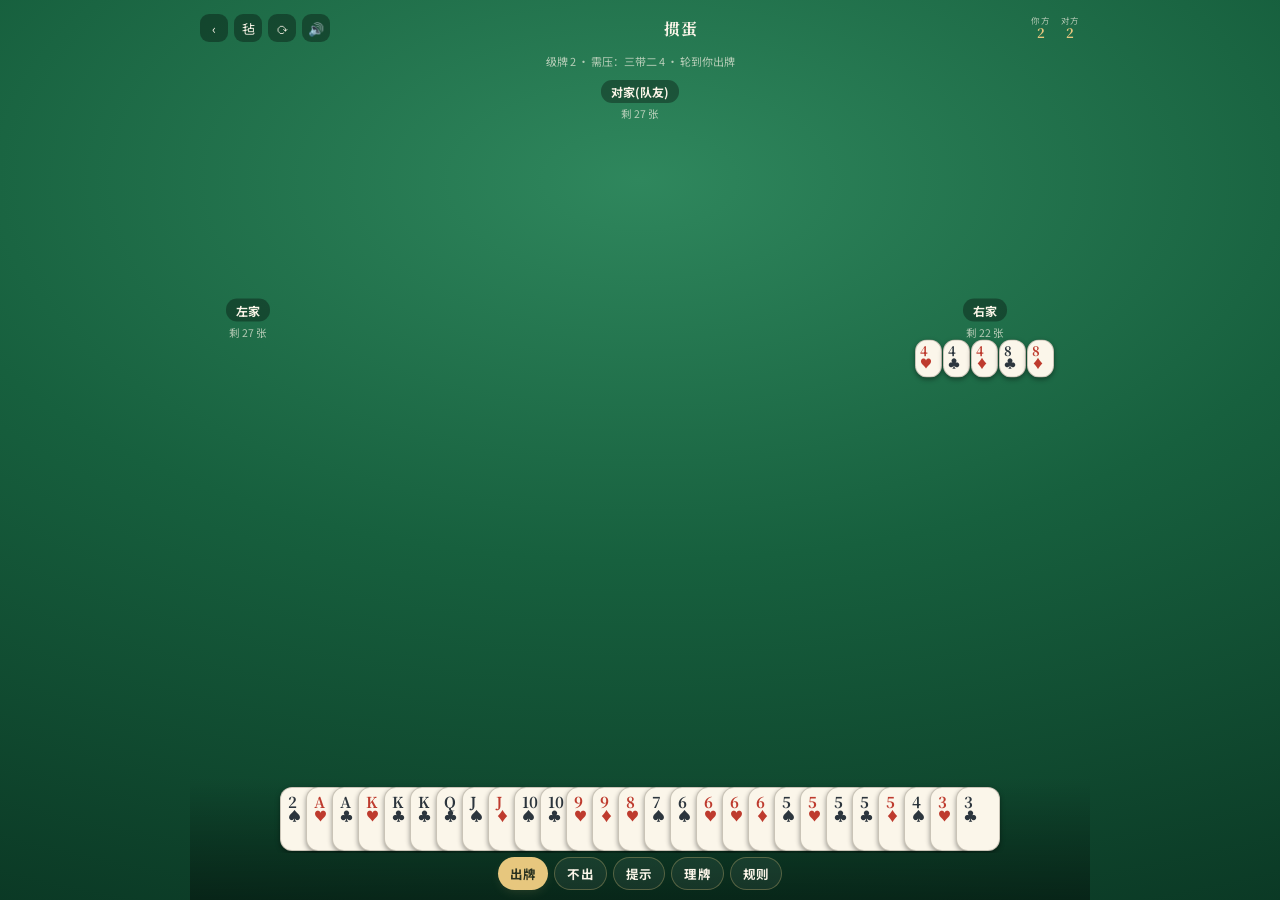
<file: guandan.html>
<!DOCTYPE html>
<html lang="zh-CN" data-game="guandan">
<head>
<meta charset="UTF-8" />
<meta name="viewport" content="width=device-width, initial-scale=1.0" />
<title>掼蛋 Guandan</title>
<script src="theme.js"></script>
<link rel="preconnect" href="https://fonts.googleapis.com">
<link rel="preconnect" href="https://fonts.gstatic.com" crossorigin>
<link href="https://fonts.googleapis.com/css2?family=Noto+Sans+SC:wght@400;500;700;900&family=Noto+Serif+SC:wght@500;700;900&family=Sora:wght@500;600;700;800&family=Space+Grotesk:wght@500;600;700&display=swap" rel="stylesheet">
<link rel="stylesheet" href="theme.css">
<style>
  /* 本文件只保留座位/牌堆的具体坐标 —— 视觉 token 与共用组件样式都在 theme.css 里 */
  #seat2 { top: 6px; left: 50%; transform: translateX(-50%); }      /* partner top */
  #seat1 { top: 38%; left: 4%; transform: translateY(-50%); }       /* left */
  #seat3 { top: 38%; right: 4%; transform: translateY(-50%); }      /* right */
  #seat0 { bottom: 2%; left: 50%; transform: translateX(-50%); display:none; }
</style>
</head>
<body>
<div id="board">
  <header class="cg-header">
    <a class="cg-icon-btn" href="index.html" aria-label="返回">‹</a>
    <span class="cg-icon-btn" id="theme-toggle" role="button" aria-label="主题"></span>
    <span class="cg-icon-btn" id="orient-toggle" role="button" aria-label="横竖屏">⟳</span>
    <span class="cg-icon-btn" id="sound-toggle" role="button" aria-label="声音"></span>
    <h1 class="cg-title">掼蛋</h1>
    <div class="cg-stats">
      <div class="cg-stat"><span class="cg-stat-lbl">你方</span><span class="cg-stat-val" id="lvlYou">2</span></div>
      <div class="cg-stat"><span class="cg-stat-lbl">对方</span><span class="cg-stat-val" id="lvlOpp">2</span></div>
    </div>
  </header>
  <div class="cg-info" id="infoLine"></div>

  <div class="cg-table">
    <div class="cg-center cg-center-watermark" id="center-hint">掼蛋</div>
    <div class="seat" id="seat2"><span class="name">对家(队友)</span><div class="count"></div><div class="played"></div></div>
    <div class="seat" id="seat1"><span class="name">左家</span><div class="count"></div><div class="played"></div></div>
    <div class="seat" id="seat3"><span class="name">右家</span><div class="count"></div><div class="played"></div></div>
    <div class="seat" id="seat0"><div class="played"></div></div>
    <div class="cg-toast" id="toast"></div>
  </div>

  <div id="hand-area">
    <div id="hand"></div>
    <div id="controls">
      <button id="btnPlay">出牌</button>
      <button id="btnPass" class="ghost">不出</button>
      <button id="btnHint" class="ghost">提示</button>
      <button id="btnSort" class="ghost">理牌</button>
      <button id="btnHelp" class="ghost">规则</button>
    </div>
  </div>

  <div id="overlay"><div class="cg-modal">
    <h2 id="ovTitle"></h2>
    <div id="ovBody"></div>
    <button id="ovBtn">继续</button>
  </div></div>
</div>

<script src="voices.js"></script>
<script>
/* ============================ 声音合成器 ============================ */
const Sound = {
  ctx: null,
  muted: false,
  init() {
    if (!this.ctx) {
      const AudioContextClass = window.AudioContext || window.webkitAudioContext;
      if (AudioContextClass) {
        this.ctx = new AudioContextClass();
      }
      this.muted = localStorage.getItem('game_sound_muted') === 'true';
      this.updateToggleButton();
    }
    if (this.ctx && this.ctx.state === 'suspended') {
      this.ctx.resume();
    }
  },
  toggleMute() {
    this.init();
    this.muted = !this.muted;
    if (this.muted && this._stopVoice) this._stopVoice();
    localStorage.setItem('game_sound_muted', this.muted);
    this.updateToggleButton();
    return this.muted;
  },
  updateToggleButton() {
    const btn = document.getElementById('sound-toggle');
    if (btn) {
      btn.textContent = this.muted ? '🔇' : '🔊';
    }
  },
  dealSequence() {
    this.init();
    if (this.muted || !this.ctx) return;
    for (let i = 0; i < 6; i++) {
      setTimeout(() => this.play('deal'), i * 60);
    }
  },
  play(type) {
    this.init();
    if (this.muted || !this.ctx) return;
    const now = this.ctx.currentTime;
    try {
      switch(type) {
        case 'click': {
          const osc = this.ctx.createOscillator();
          const gain = this.ctx.createGain();
          osc.connect(gain);
          gain.connect(this.ctx.destination);
          osc.type = 'triangle';
          osc.frequency.setValueAtTime(600, now);
          osc.frequency.exponentialRampToValueAtTime(150, now + 0.08);
          gain.gain.setValueAtTime(0.08, now);
          gain.gain.exponentialRampToValueAtTime(0.001, now + 0.08);
          osc.start(now);
          osc.stop(now + 0.08);
          break;
        }
        case 'play': {
          const bufferSize = this.ctx.sampleRate * 0.12;
          const buffer = this.ctx.createBuffer(1, bufferSize, this.ctx.sampleRate);
          const data = buffer.getChannelData(0);
          for (let i = 0; i < bufferSize; i++) data[i] = Math.random() * 2 - 1;
          const noise = this.ctx.createBufferSource();
          noise.buffer = buffer;
          const filter = this.ctx.createBiquadFilter();
          filter.type = 'lowpass';
          filter.frequency.setValueAtTime(1000, now);
          filter.frequency.exponentialRampToValueAtTime(150, now + 0.12);
          const noiseGain = this.ctx.createGain();
          noiseGain.gain.setValueAtTime(0.12, now);
          noiseGain.gain.exponentialRampToValueAtTime(0.001, now + 0.12);
          noise.connect(filter);
          filter.connect(noiseGain);
          noiseGain.connect(this.ctx.destination);
          noise.start(now);
          // 已移除原先的低频 boom(咚)，只保留轻柔的拍牌声
          break;
        }
        case 'pass': {
          const osc = this.ctx.createOscillator();
          const gain = this.ctx.createGain();
          osc.connect(gain);
          gain.connect(this.ctx.destination);
          osc.type = 'triangle';
          osc.frequency.setValueAtTime(250, now);
          osc.frequency.linearRampToValueAtTime(180, now + 0.15);
          gain.gain.setValueAtTime(0.06, now);
          gain.gain.exponentialRampToValueAtTime(0.001, now + 0.15);
          osc.start(now);
          osc.stop(now + 0.15);
          break;
        }
        case 'deal': {
          const osc = this.ctx.createOscillator();
          const gain = this.ctx.createGain();
          osc.connect(gain);
          gain.connect(this.ctx.destination);
          osc.type = 'sine';
          osc.frequency.setValueAtTime(800, now);
          osc.frequency.exponentialRampToValueAtTime(300, now + 0.04);
          gain.gain.setValueAtTime(0.03, now);
          gain.gain.exponentialRampToValueAtTime(0.001, now + 0.04);
          osc.start(now);
          osc.stop(now + 0.04);
          break;
        }
        case 'win': {
          const notes = [261.63, 329.63, 392.00, 523.25];
          notes.forEach((freq, idx) => {
            const osc = this.ctx.createOscillator();
            const gain = this.ctx.createGain();
            osc.type = 'sine';
            osc.frequency.setValueAtTime(freq, now + idx * 0.05);
            gain.gain.setValueAtTime(0, now);
            gain.gain.linearRampToValueAtTime(0.06, now + idx * 0.05 + 0.02);
            gain.gain.exponentialRampToValueAtTime(0.001, now + idx * 0.05 + 0.3);
            osc.connect(gain);
            gain.connect(this.ctx.destination);
            osc.start(now + idx * 0.05);
            osc.stop(now + idx * 0.05 + 0.3);
          });
          break;
        }
        case 'tribute': {
          const osc1 = this.ctx.createOscillator();
          const osc2 = this.ctx.createOscillator();
          const gain = this.ctx.createGain();
          osc1.type = 'sine';
          osc1.frequency.setValueAtTime(523.25, now);
          osc1.frequency.setValueAtTime(659.25, now + 0.1);
          osc2.type = 'sine';
          osc2.frequency.setValueAtTime(783.99, now);
          osc2.frequency.setValueAtTime(1046.50, now + 0.1);
          gain.gain.setValueAtTime(0.08, now);
          gain.gain.exponentialRampToValueAtTime(0.001, now + 0.35);
          osc1.connect(gain);
          osc2.connect(gain);
          gain.connect(this.ctx.destination);
          osc1.start(now);
          osc1.stop(now + 0.35);
          osc2.start(now);
          osc2.stop(now + 0.35);
          break;
        }
        case 'warn': {
          const osc = this.ctx.createOscillator();
          const gain = this.ctx.createGain();
          osc.connect(gain);
          gain.connect(this.ctx.destination);
          osc.type = 'sawtooth';
          osc.frequency.setValueAtTime(130, now);
          gain.gain.setValueAtTime(0.1, now);
          gain.gain.exponentialRampToValueAtTime(0.001, now + 0.15);
          osc.start(now);
          osc.stop(now + 0.15);
          break;
        }
        case 'victory': {
          const notes = [261.63, 293.66, 329.63, 349.23, 392.00, 440.00, 493.88, 523.25];
          notes.forEach((freq, idx) => {
            const osc = this.ctx.createOscillator();
            const gain = this.ctx.createGain();
            osc.type = 'triangle';
            osc.frequency.setValueAtTime(freq, now + idx * 0.1);
            gain.gain.setValueAtTime(0, now);
            gain.gain.linearRampToValueAtTime(0.08, now + idx * 0.1 + 0.02);
            gain.gain.exponentialRampToValueAtTime(0.001, now + idx * 0.1 + 0.4);
            osc.connect(gain);
            gain.connect(this.ctx.destination);
            osc.start(now + idx * 0.1);
            osc.stop(now + idx * 0.1 + 0.4);
          });
          break;
        }
        case 'defeat': {
          const osc = this.ctx.createOscillator();
          const gain = this.ctx.createGain();
          osc.connect(gain);
          gain.connect(this.ctx.destination);
          osc.type = 'sawtooth';
          osc.frequency.setValueAtTime(220, now);
          osc.frequency.linearRampToValueAtTime(110, now + 0.6);
          gain.gain.setValueAtTime(0.08, now);
          gain.gain.linearRampToValueAtTime(0.08, now + 0.3);
          gain.gain.exponentialRampToValueAtTime(0.001, now + 0.6);
          osc.start(now);
          osc.stop(now + 0.6);
          break;
        }
      }
    } catch (e) {
      console.warn("Web Audio API error:", e);
    }
  },
  // text 可为字符串或字符串数组(数组会按顺序连续播放, 用于"对K"+"剩一张")
  speak(text, seatIndex = 0) {
    this.init();
    if (this.muted) return;
    const parts = (Array.isArray(text) ? text : [text]).filter(Boolean);
    // 优先使用百度 TTS 预生成的真人语音(voices.js + voices/ 目录)
    if (window.VOICE_PHRASES) {
      const clips = parts.map(t => this._voiceFile(t, seatIndex)).filter(Boolean);
      if (!clips.length) return;
      // 当前还在播报时不打断(否则会"说了一半就没了")，把新的一条排在其后；
      // 只保留最近一条待播，避免语音越积越落后于牌面
      if (this._curVoice && !this._curVoice.ended) {
        this._pending = clips;
        return;
      }
      this._voiceQueue = clips;
      this._playNextVoice();
      return;
    }
    // 回退: 浏览器合成语音(尚未生成 voices 时)
    this._speakFallback(parts.join('，'), seatIndex);
  },
  _voiceFile(text, seat) {
    const i = window.VOICE_PHRASES.indexOf(text);
    if (i < 0) return null;
    return `${window.VOICE_BASE || 'voices/'}${seat % 4}/${i}.mp3`;
  },
  _playNextVoice() {
    if (this._voiceQueue && this._voiceQueue.length) {
      const url = this._voiceQueue.shift();
      const a = new Audio(url);
      this._curVoice = a;
      const next = () => { if (this._curVoice === a) this._playNextVoice(); };
      a.onended = next;
      a.onerror = next;
      a.play().catch(() => {});
      return;
    }
    // 当前序列播完，若有待播的最新一条则接着播
    this._curVoice = null;
    if (this._pending) { this._voiceQueue = this._pending; this._pending = null; this._playNextVoice(); }
  },
  _stopVoice() {
    if (this._curVoice) { try { this._curVoice.pause(); } catch (e) {} }
    this._curVoice = null;
    this._voiceQueue = [];
    this._pending = null;
  },
  _speakFallback(text, seatIndex) {
    if (!window.speechSynthesis) return;
    try {
      window.speechSynthesis.cancel();
      const utterance = new SpeechSynthesisUtterance(text);
      utterance.lang = 'zh-CN';
      const rates = [1.15, 1.25, 1.1, 1.2];
      const pitches = [1.05, 0.95, 1.15, 0.9];
      utterance.rate = rates[seatIndex % 4];
      utterance.pitch = pitches[seatIndex % 4];
      const voices = window.speechSynthesis.getVoices().filter(v => v.lang.includes('zh'));
      if (voices.length > 0) utterance.voice = voices[seatIndex % voices.length];
      window.speechSynthesis.speak(utterance);
    } catch (e) {
      console.warn("Speech synthesis error:", e);
    }
  }
};
if (typeof window !== 'undefined' && window.speechSynthesis) {
  if (window.speechSynthesis.onvoiceschanged !== undefined) {
    window.speechSynthesis.onvoiceschanged = () => {};
  }
}
window.addEventListener('click', () => Sound.init(), { once: true });
window.addEventListener('touchstart', () => Sound.init(), { once: true });

/* ============================ 牌局数据 ============================ */
const SUITS = ['S','H','C','D'];           // 黑桃 红桃 梅花 方块
const SUIT_SYM = {S:'♠',H:'♥',C:'♣',D:'♦'};
const RED = new Set(['H','D']);
let uid = 0;

function makeDeck(){
  const d=[];
  for(let k=0;k<2;k++){
    for(const s of SUITS) for(let r=2;r<=14;r++) d.push({id:uid++,suit:s,rank:r,joker:null});
    d.push({id:uid++,suit:'J',rank:null,joker:'S'});
    d.push({id:uid++,suit:'J',rank:null,joker:'B'});
  }
  return d;
}
function shuffle(a){ for(let i=a.length-1;i>0;i--){const j=Math.random()*(i+1)|0;[a[i],a[j]]=[a[j],a[i]];} return a; }

/* level 是当前级牌(数字 2..14)。红桃级牌为百搭(逢人配)。 */
function isWild(c,level){ return c.suit==='H' && c.rank===level; }
function rvCard(c,level){
  if(c.joker==='B') return 17;
  if(c.joker==='S') return 16;
  if(c.rank===level) return 15;
  return c.rank;
}
function valueName(v){
  if(v===18) return '四王'; if(v===17) return '大王'; if(v===16) return '小王';
  if(v===15) return '级牌'; if(v===14) return 'A'; if(v===13) return 'K';
  if(v===12) return 'Q'; if(v===11) return 'J'; return ''+v;
}
function rankText(c){
  if(c.joker==='B') return '大王'; if(c.joker==='S') return '小王';
  return ({11:'J',12:'Q',13:'K',14:'A'})[c.rank] || ''+c.rank;
}

/* ============================ 牌型识别 ============================ */
function tryNOAK(rest,wc,level){          // n 张同点 (含百搭填充)
  if(rest.some(c=>c.joker)){
    if(wc>0) return null;
    const t=new Set(rest.map(c=>c.joker));
    if(t.size!==1) return null;
    return {value: rest[0].joker==='B'?17:16, n:rest.length};
  }
  if(rest.length===0) return {value:15,n:wc};
  const r=rest[0].rank;
  if(rest.some(c=>c.rank!==r)) return null;
  return {value: r===level?15:r, n:rest.length+wc};
}
function seqValue(rest,wc,g,nr){           // 连张: g=每点张数, nr=连续点数个数
  if(rest.length+wc !== g*nr) return null;
  if(rest.some(c=>c.joker)) return null;
  const cnt={}; rest.forEach(c=>cnt[c.rank]=(cnt[c.rank]||0)+1);
  let best=null;
  for(let start=1; start<=15-nr; start++){
    let ok=true, inWin=0;
    for(let i=0;i<nr;i++){
      let r=start+i; let ar=(r===1)?14:r;
      let h=cnt[ar]||0;
      if(h>g){ok=false;break;}
      inWin+=h;
    }
    if(!ok) continue;
    if(inWin!==rest.length) continue;      // 有牌落在窗口外
    // 百搭能把同一组牌填进多个窗口(比如 678+两张百搭 既可当 4-8 也可当 6-10),
    // 必须取能凑到的最大顶点 —— 否则选到的是最弱的解释, 明明压得过也会被判"打不过"。
    const top=start+nr-1;
    if(best===null||top>best) best=top;
  }
  return best;
}
function tryFullHouse(sel,level){          // 三带二
  const rest=sel.filter(c=>!isWild(c,level)), wc=sel.length-rest.length;
  if(rest.some(c=>c.joker)) return null;
  const cnt={}; rest.forEach(c=>cnt[c.rank]=(cnt[c.rank]||0)+1);
  const cands=[...new Set([...Object.keys(cnt).map(Number),level])];
  let best=null;
  for(const tR of cands) for(const pR of cands){
    if(tR===pR) continue;
    const hT=cnt[tR]||0, hP=cnt[pR]||0;
    if(hT>3||hP>2) continue;
    if(hT+hP!==rest.length) continue;
    if((3-hT)+(2-hP)!==wc) continue;
    const v=(tR===level)?15:tR;
    if(best===null||v>best) best=v;
  }
  return best;
}
function seqOnSel(sel,level,g,nr){
  const rest=sel.filter(c=>!isWild(c,level)), wc=sel.length-rest.length;
  return seqValue(rest,wc,g,nr);
}
function tryStraightFlush(sel,level){
  const rest=sel.filter(c=>!isWild(c,level)), wc=sel.length-rest.length;
  if(rest.some(c=>c.joker)) return null;
  if(new Set(rest.map(c=>c.suit)).size>1) return null;
  return seqValue(rest,wc,1,5);
}

// 返回该组牌可表达的所有合法牌型
function evaluateSelection(sel,level){
  const rest=sel.filter(c=>!isWild(c,level)), wc=sel.length-rest.length, n=sel.length;
  const ds=[];
  const noak=tryNOAK(rest,wc,level);
  if(noak){
    if(noak.n===1) ds.push({category:'normal',type:'single',len:1,value:noak.value});
    else if(noak.n===2) ds.push({category:'normal',type:'pair',len:2,value:noak.value});
    else if(noak.n===3) ds.push({category:'normal',type:'triple',len:3,value:noak.value});
    else if(noak.n>=4) ds.push({category:'bomb',type:'bomb',len:noak.n,value:noak.value,strength:noak.n*100+noak.value});
  }
  if(n===5){
    const fh=tryFullHouse(sel,level); if(fh!=null) ds.push({category:'normal',type:'fullhouse',len:5,value:fh});
    const st=seqOnSel(sel,level,1,5); if(st!=null) ds.push({category:'normal',type:'straight',len:5,value:st});
    const sf=tryStraightFlush(sel,level); if(sf!=null) ds.push({category:'bomb',type:'straightflush',len:5,value:sf,strength:550+sf});
  }
  if(n===6){
    const tb=seqOnSel(sel,level,2,3); if(tb!=null) ds.push({category:'normal',type:'tube',len:6,value:tb});
    const pl=seqOnSel(sel,level,3,2); if(pl!=null) ds.push({category:'normal',type:'plate',len:6,value:pl});
  }
  if(n===4 && sel.every(c=>c.joker)){
    const s=sel.filter(c=>c.joker==='S').length, b=sel.filter(c=>c.joker==='B').length;
    if(s===2&&b===2) ds.push({category:'bomb',type:'fourjokers',len:4,value:18,strength:100000});
  }
  return ds;
}
function compareBeat(d,req){
  if(!req) return true;
  if(d.category==='bomb'){ if(req.category!=='bomb') return true; return d.strength>req.strength; }
  if(req.category==='bomb') return false;
  return d.type===req.type && d.len===req.len && d.value>req.value;
}
const TYPE_ORDER=['straight','tube','plate','fullhouse','triple','pair','single'];
function choosePlay(ds,req){
  if(!ds.length) return null;
  if(req){
    const norm=ds.filter(d=>d.category==='normal');
    for(const d of norm) if(compareBeat(d,req)) return d;
    const bombs=ds.filter(d=>d.category==='bomb').sort((a,b)=>a.strength-b.strength);
    for(const d of bombs) if(compareBeat(d,req)) return d;
    return null;
  }
  const norm=ds.filter(d=>d.category==='normal');
  if(norm.length){ norm.sort((a,b)=>TYPE_ORDER.indexOf(a.type)-TYPE_ORDER.indexOf(b.type)); return norm[0]; }
  return ds.filter(d=>d.category==='bomb').sort((a,b)=>a.strength-b.strength)[0]||null;
}
function descText(d){
  const m={single:'单张',pair:'对子',triple:'三张',fullhouse:'三带二',straight:'顺子',
    tube:'三连对',plate:'钢板',bomb:d.len+'炸',straightflush:'同花顺',fourjokers:'四王炸'};
  return (m[d.type]||d.type)+' '+valueName(d.value);
}

/* ============================ AI 候选生成 ============================ */
/* 候选牌型枚举。关键点: 红桃级牌是百搭(逢人配), 必须参与组牌 —— 旧版按原始点数分组,
   百搭只能当级牌用, 于是 AI 和「提示」都看不见 "百搭+KK=三张K"、"百搭补顺子" 这类合法手,
   该压的压不住, 提示还会误报"没有能出的牌"。这里按"用 0..W 张百搭补齐"的方式枚举。 */
function genMoves(hand,level){
  const moves=[], seen=new Set();
  const wilds=hand.filter(c=>isWild(c,level));
  const base=hand.filter(c=>!isWild(c,level));
  const W=wilds.length;
  const push=sel=>{ if(!sel||!sel.length) return;
    const k=sel.map(c=>c.id).sort((a,b)=>a-b).join(',');
    if(seen.has(k)) return; seen.add(k); moves.push(sel); };
  const byRank={}, jk={S:[],B:[]};
  base.forEach(c=>{ if(c.joker) jk[c.joker].push(c); else (byRank[c.rank]=byRank[c.rank]||[]).push(c); });

  hand.forEach(c=>push([c]));                                   // 单张(百搭单张按级牌算)
  for(let w=2; w<=W; w++) push(wilds.slice(0,w));               // 纯百搭对(=级牌对)

  // 同点 n 张: 对子 / 三张 / 炸弹, 允许用 w 张百搭补齐
  for(const r in byRank){ const g=byRank[r];
    for(let take=1; take<=g.length; take++)
      for(let w=0; w<=W; w++){
        if(take+w<2) continue;
        if(w>0 && take+w>g.length+W) continue;
        push([...g.slice(0,take),...wilds.slice(0,w)]);
      }
  }
  if(jk.S.length>=2) push(jk.S.slice(0,2));                     // 王不能和百搭混用
  if(jk.B.length>=2) push(jk.B.slice(0,2));
  if(jk.S.length>=2&&jk.B.length>=2) push([...jk.S.slice(0,2),...jk.B.slice(0,2)]);

  // 三带二: 三张和对子都可以掺百搭, 但两边合用的百搭不能超过手上的张数
  const nOfAKind=n=>{ const res=[];
    for(const r in byRank){ const g=byRank[r];
      for(let w=0; w<=Math.min(W,n-1); w++) if(g.length>=n-w) res.push({cards:[...g.slice(0,n-w),...wilds.slice(0,w)],w,rank:+r});
    } return res; };
  const triples=nOfAKind(3), duos=nOfAKind(2);
  for(const t of triples) for(const d of duos){
    if(t.rank===d.rank || t.w+d.w>W) continue;
    push([...t.cards, ...d.cards.filter(c=>!isWild(c,level)), ...wilds.slice(t.w, t.w+d.w)]);
  }
  if(W>=2) for(const t of triples)                                // 三张 + 一对百搭(当级牌对)
    if(t.w===0 && t.rank!==level) push([...t.cards, ...wilds.slice(0,2)]);

  // 连张: 顺子 / 三连对(木板) / 钢板。缺的点数用百搭顶上
  const run=(g,nr,suit)=>{
    for(let st=1; st<=15-nr; st++){
      const sel=[]; let need=0;
      for(let i=0;i<nr;i++){
        const r=st+i, ar=(r===1)?14:r;
        const cs=(byRank[ar]||[]).filter(c=>!suit||c.suit===suit);
        const take=Math.min(g,cs.length);
        for(let k=0;k<take;k++) sel.push(cs[k]);
        need+=g-take;
      }
      if(need>W) continue;
      push([...sel,...wilds.slice(0,need)]);
    }
  };
  run(1,5); run(2,3); run(3,2);
  for(const su of SUITS) run(1,5,su);                            // 同花顺(炸弹), 旧版只能瞎碰上
  return moves;
}
function wildCount(cards,level){ return cards.reduce((n,c)=>n+(isWild(c,level)?1:0),0); }

/* ============================ 游戏状态 ============================ */
const NAMES=['你','左家','对家','右家'];
let players=[], currentLevel=2, teamLevels=[2,2], aFails=[0,0];  // aFails: 各队"打A未过"次数(三打A)
let currentPlayer=0, lastPlay=null, passed=new Set(), finishedOrder=[], gameOver=false;
let selected=new Set();
let prevOrder=null;                          // 上一局名次(idx数组)，决定进贡
let pendingReturns=[], retIndex=0, returnMode=null, tributeLead=0, tributeMsgs=[];
const team=i=>i%2;
function cardName(c){ return c.joker?rankText(c):rankText(c)+SUIT_SYM[c.suit]; }

function newGame(){
  teamLevels=[2,2]; currentLevel=2; aFails=[0,0]; gameOver=false; prevOrder=null;
  startDeal();
}
function startDeal(){
  Sound.dealSequence();
  const deck=shuffle(makeDeck());
  players=[0,1,2,3].map(i=>({idx:i,hand:[],finished:false,lastShown:null}));
  deck.forEach((c,i)=>players[i%4].hand.push(c));
  players.forEach(p=>sortHand(p.hand));
  lastPlay=null; passed.clear(); finishedOrder=[]; selected.clear();
  returnMode=null; pendingReturns=[]; retIndex=0; tributeMsgs=[];
  log('新一局开始，级牌 '+valueName(currentLevel));
  if(!prevOrder){ currentPlayer=Math.floor(Math.random()*4); log('首局由 '+NAMES[currentPlayer]+' 先出'); renderAll(); step(); }   // 首局无进贡, 随机先出
  else runTribute();
}

/* ---------- 进贡 / 还贡 ---------- */
function runTribute(){
  Sound.play('tribute');
  const order=prevOrder, winT=team(order[0]);
  const dbl=team(order[1])===winT;                          // 双下=头游+二游同队
  const pairs=dbl ? [{p:order[3],r:order[0]},{p:order[2],r:order[1]}]
                  : [{p:order[3],r:order[0]}];
  const bigJokers=pairs.reduce((s,x)=>s+players[x.p].hand.filter(c=>c.joker==='B').length,0);
  if(bigJokers>=2){                                          // 抗贡
    Sound.speak("抗贡！", order[3]);
    showTributeInfo(['抗贡！进贡方持有两张大王，本局免进贡'],()=>finishTribute(order[0]));
    return;
  }
  tributeMsgs=[]; const info=[];
  Sound.speak("进贡", order[3]);
  for(const x of pairs){
    const ph=players[x.p].hand;
    const card=ph.filter(c=>!isWild(c,currentLevel)).sort((a,b)=>rvCard(b,currentLevel)-rvCard(a,currentLevel))[0];
    players[x.p].hand=ph.filter(c=>c.id!==card.id);
    players[x.r].hand.push(card);
    info.push({payer:x.p,receiver:x.r,card});
    tributeMsgs.push(`${NAMES[x.p]} 进贡 ${cardName(card)} 给 ${NAMES[x.r]}`);
  }
  tributeLead = info.length===2
    ? (rvCard(info[0].card,currentLevel)>=rvCard(info[1].card,currentLevel)?info[0]:info[1]).payer
    : info[0].payer;                                         // 进贡最大者先出
  pendingReturns=info.map(t=>({payer:t.payer,receiver:t.receiver}));
  retIndex=0; processReturns();
}
function processReturns(){
  while(retIndex<pendingReturns.length){
    const pr=pendingReturns[retIndex];
    if(pr.receiver===0){                                     // 轮到你还贡
      returnMode=pr; renderAll(); updateButtons();
      toast(`请选一张不大于 10 的牌，还贡给 ${NAMES[pr.payer]}`,'info',3200);
      Sound.speak("请还贡", 0);
      return;
    }
    autoReturn(pr); retIndex++;
  }
  finalizeTribute();
}
/* 还贡的合法牌: 一张不大于 10 的普通牌。手上一张都没有时(理论上极少)依次放宽,
   否则人类玩家会被卡在还贡界面上出不去 —— 以前只有 AI 的 autoReturn 有这个兜底。 */
function returnCandidates(hand){
  let cand=hand.filter(c=>!c.joker && !isWild(c,currentLevel) && c.rank<=10);
  if(!cand.length) cand=hand.filter(c=>!c.joker && !isWild(c,currentLevel));
  if(!cand.length) cand=hand.filter(c=>!isWild(c,currentLevel));
  if(!cand.length) cand=hand.slice();
  return cand;
}
function autoReturn(pr){
  const h=players[pr.receiver].hand;
  const cand=returnCandidates(h);
  const card=cand.sort((a,b)=>rvCard(a,currentLevel)-rvCard(b,currentLevel))[0];
  players[pr.receiver].hand=h.filter(c=>c.id!==card.id);
  players[pr.payer].hand.push(card);
  tributeMsgs.push(`${NAMES[pr.receiver]} 还贡 ${cardName(card)} 给 ${NAMES[pr.payer]}`);
}
function finalizeTribute(){
  returnMode=null; players.forEach(p=>sortHand(p.hand));
  showTributeInfo(tributeMsgs,()=>finishTribute(tributeLead));
}
function finishTribute(leader){
  lastPlay=null; passed.clear(); players.forEach(p=>p.lastShown=null);
  currentPlayer=leader; renderAll(); step();
}
function showTributeInfo(lines,cb){ showOverlay('进贡 · 还贡', lines.join('<br>')||'无', cb, '开始出牌'); }
let sortMode='rank';                         // 'rank' 按大小 | 'suit' 按花色分堆
function sortHand(h){
  if(sortMode==='suit')
    h.sort((a,b)=> (a.joker?-1:0)-(b.joker?-1:0) || SUITS.indexOf(a.suit)-SUITS.indexOf(b.suit)
      || rvCard(b,currentLevel)-rvCard(a,currentLevel));
  else
    h.sort((a,b)=>rvCard(b,currentLevel)-rvCard(a,currentLevel) || SUITS.indexOf(a.suit)-SUITS.indexOf(b.suit));
}
function nextActive(i){ let j=(i+1)%4; let g=0; while(players[j].finished && g<4){ j=(j+1)%4; g++; } return j; }

function step(){
  if(gameOver) return;
  const active=players.filter(p=>!p.finished);
  // 双下提前结束: 头游+二游同队即本局胜负已定, 剩余两家按手牌数定三/四游
  if(finishedOrder.length>=2 && team(finishedOrder[0].idx)===team(finishedOrder[1].idx)){
    active.sort((a,b)=>a.hand.length-b.hand.length).forEach(p=>{ p.finished=true; finishedOrder.push(p); });
    endDeal(); return;
  }
  if(active.length<=1){ if(active.length===1){ active[0].finished=true; finishedOrder.push(active[0]); } endDeal(); return; }
  if(players[currentPlayer].finished){ currentPlayer=nextActive(currentPlayer); return step(); }
  if(currentPlayer===0){ renderAll(); updateButtons(); return; }
  renderAll(); updateButtons();
  setTimeout(()=>{
    const mv=aiMove(currentPlayer);
    if(mv) applyPlay(currentPlayer,mv.cards,mv.desc); else applyPass(currentPlayer);
    afterAction();
  },650);
}
function afterAction(){
  if(gameOver) return;
  if(lastPlay){
    const others=players.filter(p=>!p.finished && p.idx!==lastPlay.player);
    if(others.every(p=>passed.has(p.idx))){
      let leader=lastPlay.player;
      if(players[leader].finished){
        // 出完牌者赢得本轮，出牌权应交给其队友(对家)继续交战，
        // 队友也出完才轮到下家——不能把胜利果实让给对方
        const partner=(leader+2)%4;
        leader = players[partner].finished ? nextActive(leader) : partner;
      }
      lastPlay=null; passed.clear(); players.forEach(p=>p.lastShown=null);
      currentPlayer=leader; renderAll(); return step();
    }
  }
  currentPlayer=nextActive(currentPlayer); renderAll(); step();
}
function applyPlay(idx,cards,desc){
  const p=players[idx]; const ids=new Set(cards.map(c=>c.id));
  p.hand=p.hand.filter(c=>!ids.has(c.id));
  lastPlay={player:idx,desc,cards:cards.slice()};
  passed.clear(); players.forEach(q=>{ if(q.idx!==idx) q.lastShown=null; });
  p.lastShown=cards.slice();
  log(NAMES[idx]+' 出 '+descText(desc));
  Sound.play('play');
  if(p.hand.length===0){ p.finished=true; finishedOrder.push(p); log('🎉 '+NAMES[idx]+' 出完!'); }
}
function applyPass(idx){
  passed.add(idx);
  players[idx].lastShown='pass';
  log(NAMES[idx]+' 不出');
  Sound.play('pass');
}

function bombCardIds(hand){                       // 属于炸弹的牌(不可拆)
  const ids=new Set(), byRank={}, jk={S:[],B:[]};
  hand.forEach(c=>{ if(c.joker)jk[c.joker].push(c); else (byRank[c.rank]=byRank[c.rank]||[]).push(c); });
  for(const r in byRank) if(byRank[r].length>=4) byRank[r].forEach(c=>ids.add(c.id));
  if(jk.S.length>=2&&jk.B.length>=2) jk.S.concat(jk.B).forEach(c=>ids.add(c.id));
  return ids;
}
function breakage(cards,hand){                    // 拆牌惩罚: 拆散对子/三条留下零头
  const cnt={}; hand.forEach(c=>{const k=c.joker||('r'+c.rank); cnt[k]=(cnt[k]||0)+1;});
  const used={}; cards.forEach(c=>{const k=c.joker||('r'+c.rank); used[k]=(used[k]||0)+1;});
  let pen=0; for(const k in used) if(used[k]<cnt[k]) pen+=cnt[k]-used[k];
  return pen;
}
function aiMove(idx){
  const hand=players[idx].hand, req=lastPlay?lastPlay.desc:null, lvl=currentLevel;
  const bombIds=bombCardIds(hand), cand=[];
  for(const m of genMoves(hand,lvl)){
    const d=choosePlay(evaluateSelection(m,lvl),null); if(!d) continue;
    cand.push({cards:m,desc:d,bk:breakage(m,hand),wd:wildCount(m,lvl),
      breaksBomb:d.category!=='bomb'&&m.some(c=>bombIds.has(c.id))});
  }
  const beats=cand.filter(c=>compareBeat(c.desc,req));
  const goOut=p=>p.filter(c=>c.cards.length===hand.length).sort((a,b)=>a.desc.value-b.desc.value)[0];

  // 队友正压着这墩 → 配合，不抢自家人(除非能一手走完)
  if(req && lastPlay.player!==idx && team(lastPlay.player)===team(idx)){
    return goOut(beats) || null;
  }

  if(!req){                                       // 自由出牌
    let pool=beats.filter(c=>c.desc.category==='normal'&&!c.breaksBomb);
    if(!pool.length) pool=beats.filter(c=>c.desc.category==='normal');
    if(!pool.length) pool=beats;
    const out=goOut(pool); if(out) return out;
    // 百搭(逢人配)是手里最灵活的一张, 条件相当时留着
    pool.sort((a,b)=>a.bk-b.bk || a.wd-b.wd || a.desc.value-b.desc.value || b.cards.length-a.cards.length);
    return pool[0];
  }

  // 压对手: 优先不拆炸/不拆牌、用最小的牌压
  const norm=beats.filter(c=>c.desc.category==='normal');
  const nb=norm.filter(c=>!c.breaksBomb), pool=nb.length?nb:norm;
  if(pool.length){
    const out=goOut(pool); if(out) return out;
    pool.sort((a,b)=>a.desc.value-b.desc.value || a.wd-b.wd || a.bk-b.bk || a.cards.length-b.cards.length);
    return pool[0];
  }
  // 只能动炸弹
  const bombs=beats.filter(c=>c.desc.category==='bomb').sort((a,b)=>a.desc.strength-b.desc.strength);
  if(bombs.length){
    const oppLow=players.some(q=>!q.finished&&team(q.idx)!==team(idx)&&q.hand.length<=4);
    if(oppLow || hand.length<=bombs[0].cards.length) return bombs[0];
  }
  return null;
}

function endDeal(){
  const order=finishedOrder.map(p=>p.idx);
  const winner=order[0], winTeam=team(winner), loseTeam=1-winTeam;
  const partner=(winner+2)%4;
  const pRank=order.indexOf(partner);                 // 0-based 名次
  const gain=[0,3,2,1][pRank];                          // 头游+队友(二游/三游/四游)
  const me=team(0)===winTeam;
  const sideName=t=>t===0?'你方':'对方';
  const demote=t=>{ teamLevels[t]=2; aFails[t]=0; };    // 三打A未过, 降回2级
  const msgs=[`名次：${order.map((i,n)=>(n+1)+'.'+NAMES[i]).join('  ')}`,
              `<b>${sideName(winTeam)}</b> 头游`];
  let title;

  if(teamLevels[winTeam]===14){                         // 打A方当头游, 判定过A
    if(gain>=2){                                         // 双下 或 1、3名 → 过A获胜
      gameOver=true;
      title=me?'🏆 你方过A，获胜！':'😵 对方过A，你方失败';
      msgs.push(`${sideName(winTeam)}在 A 上${gain===3?'双下':'1、3名'}，过 A 获胜！`);
      Sound.play(me?'victory':'defeat');
      showOverlay(title,msgs.join('<br>'),()=>newGame(),'再来一局');
      return;
    }
    aFails[winTeam]++;                                   // 1、4名 → 打A未过
    if(aFails[winTeam]>=3){ demote(winTeam); msgs.push(`⚠ ${sideName(winTeam)}三次打 A 未过，降回 2 级！`); }
    else msgs.push(`${sideName(winTeam)}打 A 未过(1、4名)，第 ${aFails[winTeam]} 次，继续打 A`);
  } else {                                               // 未到A: 正常升级, 最高停在A
    teamLevels[winTeam]=Math.min(14, teamLevels[winTeam]+gain);
    msgs.push(`升 ${gain} 级，至 ${valueName(teamLevels[winTeam])}`);
  }

  if(teamLevels[loseTeam]===14){                         // 对方停在A却未得头游, 也算一次打A未过
    aFails[loseTeam]++;
    if(aFails[loseTeam]>=3){ demote(loseTeam); msgs.push(`⚠ ${sideName(loseTeam)}三次打 A 未过，降回 2 级！`); }
    else msgs.push(`${sideName(loseTeam)}打 A 未过(未得头游)，第 ${aFails[loseTeam]} 次`);
  }

  currentLevel=teamLevels[winTeam];                      // 下一局级牌跟随本局头游方
  title=(me?'本局你方头游':'本局对方头游')+' — 下局打 '+valueName(currentLevel);
  Sound.play(me?'win':'defeat');
  showOverlay(title,msgs.join('<br>'),()=>{ prevOrder=order; startDeal(); },'下一局');
}

/* ============================ 人类操作 ============================ */
function onPlay(){
  if(returnMode){                                  // 还贡模式
    const sel=players[0].hand.filter(c=>selected.has(c.id));
    if(sel.length!==1){ flash('请选一张牌还贡'); return; }
    const card=sel[0];
    const ok=new Set(returnCandidates(players[0].hand).map(c=>c.id));
    if(!ok.has(card.id)){ flash('还贡必须是一张不大于 10 的普通牌'); return; }
    selected.clear();
    const pr=returnMode; const h=players[pr.receiver].hand;
    players[pr.receiver].hand=h.filter(c=>c.id!==card.id);
    players[pr.payer].hand.push(card);
    tributeMsgs.push(`你 还贡 ${cardName(card)} 给 ${NAMES[pr.payer]}`);
    returnMode=null; retIndex++; processReturns();
    return;
  }
  if(currentPlayer!==0||gameOver) return;
  const sel=players[0].hand.filter(c=>selected.has(c.id));
  if(!sel.length){ flash('请选择要出的牌'); return; }
  const d=choosePlay(evaluateSelection(sel,currentLevel), lastPlay?lastPlay.desc:null);
  if(!d){ flash(lastPlay?'打不过上家 / 不是合法牌型':'不是合法牌型'); return; }
  selected.clear();
  applyPlay(0,sel,d);
  afterAction();
}
function onPass(){
  if(currentPlayer!==0||gameOver||!lastPlay) return;
  selected.clear(); applyPass(0); afterAction();
}
let hintPool=[], hintIdx=0, hintSig='';
function onHint(){
  if(currentPlayer!==0||returnMode||gameOver) return;
  const req=lastPlay?lastPlay.desc:null;
  // 同一个局面里反复按「提示」会依次给出下一个候选, 而不是每次都给同一手牌
  const sig=players[0].hand.map(c=>c.id).join(',')+'|'+(req?descText(req):'-');
  if(sig!==hintSig){
    // 按"打出去是同一手牌"(牌型+张数+大小)去重, 而不是按具体哪几张 ——
    // 两副牌里同点同型的组合有一大堆, 不去重的话连按几次「提示」给的都是同一手牌,
    // 只是换了张一模一样的复制牌。同一手牌里取拆得最少、最省百搭的那组。
    const byPlay=new Map();
    for(const m of genMoves(players[0].hand,currentLevel)){
      const d=choosePlay(evaluateSelection(m,currentLevel),req);
      if(!d||!compareBeat(d,req)) continue;
      const cand={cards:m,desc:d,wd:wildCount(m,currentLevel),bk:breakage(m,players[0].hand)};
      const k=d.category+'|'+d.type+'|'+d.len+'|'+d.value;
      const cur=byPlay.get(k);
      if(!cur || cand.wd<cur.wd || (cand.wd===cur.wd && cand.bk<cur.bk)) byPlay.set(k,cand);
    }
    const cand=[...byPlay.values()];
    const norm=cand.filter(c=>c.desc.category==='normal');
    hintPool=norm.length?norm:cand;
    // 第一条提示跟 AI 自己会出的那手牌保持一致: 跟牌时"刚好压过的最便宜一手", 领出时"最不拆牌的一手"
    hintPool.sort(req
      ? (a,b)=>(a.desc.value-b.desc.value)||(a.wd-b.wd)||(a.bk-b.bk)||(a.cards.length-b.cards.length)
      : (a,b)=>(a.bk-b.bk)||(a.wd-b.wd)||(a.desc.value-b.desc.value)||(b.cards.length-a.cards.length));
    hintSig=sig; hintIdx=0;
  } else if(hintPool.length) hintIdx=(hintIdx+1)%hintPool.length;
  if(!hintPool.length){ flash(lastPlay?'没有能压过的牌，建议「不出」':'没有能出的牌'); return; }
  const pick=hintPool[hintIdx];
  selected=new Set(pick.cards.map(c=>c.id));
  renderHand();
  toast(`提示 ${hintIdx+1}/${hintPool.length} · ${descText(pick.desc)}`,'info');
}
function toggleCard(id){
  if((currentPlayer!==0&&!returnMode)||gameOver) return;
  if(selected.has(id)) selected.delete(id); else selected.add(id);
  Sound.play('click');
  renderHand();
}

/* ============================ 渲染 ============================ */
function cardEl(c,cls){
  const d=document.createElement('div');
  d.className='card '+(cls||'')+((c.joker||RED.has(c.suit))?' red':'')+(isWild(c,currentLevel)?' wild':'');
  if(c.joker){ d.innerHTML=`<div class="r">${c.joker==='B'?'大':'小'}</div><div class="s">王</div>`; }
  else d.innerHTML=`<div class="r">${rankText(c)}</div><div class="s">${SUIT_SYM[c.suit]}</div>`;
  return d;
}
function backEl(){ const d=document.createElement('div'); d.className='card mini back'; return d; }

function renderSeat(i){
  const seat=document.getElementById('seat'+i), p=players[i];
  seat.classList.toggle('turn', currentPlayer===i && !gameOver);
  if(i!==0){
    seat.querySelector('.count').textContent='剩 '+p.hand.length+' 张'+(p.finished?' ✔':'');
  }
  const pl=seat.querySelector('.played'); pl.innerHTML='';
  if(p.lastShown==='pass'){ const s=document.createElement('div'); s.className='pass'; s.textContent='不出'; pl.appendChild(s); }
  else if(Array.isArray(p.lastShown)){ p.lastShown.forEach(c=>pl.appendChild(cardEl(c,'mini'))); }
}
function renderHand(){
  const h=document.getElementById('hand'); h.innerHTML='';
  // 还贡时把还不出去的牌(王/百搭/大于10)压暗, 省得玩家靠试错找合法牌
  const legal=returnMode ? new Set(returnCandidates(players[0].hand).map(c=>c.id)) : null;
  players[0].hand.forEach(c=>{
    const el=cardEl(c); if(selected.has(c.id)) el.classList.add('sel');
    if(legal && !legal.has(c.id)) el.classList.add('dim');
    el.onclick=()=>toggleCard(c.id);
    h.appendChild(el);
  });
}
function renderAll(){
  [1,2,3].forEach(renderSeat);
  // 你的出牌也显示在底部上方
  const seat0=document.getElementById('seat0'); seat0.style.display=Array.isArray(players[0].lastShown)?'block':(players[0].lastShown==='pass'?'block':'none');
  const pl=seat0.querySelector('.played'); pl.innerHTML='';
  if(players[0].lastShown==='pass'){ const s=document.createElement('div'); s.className='pass'; s.textContent='不出'; pl.appendChild(s); }
  else if(Array.isArray(players[0].lastShown)) players[0].lastShown.forEach(c=>pl.appendChild(cardEl(c,'mini')));
  renderHand();
  document.getElementById('lvlYou').textContent = valueName(teamLevels[0]) + (teamLevels[0]===14&&aFails[0]?'('+(aFails[0]+1)+')':'');
  document.getElementById('lvlOpp').textContent = valueName(teamLevels[1]) + (teamLevels[1]===14&&aFails[1]?'('+(aFails[1]+1)+')':'');
  if(returnMode){
    document.getElementById('infoLine').textContent =
      `级牌 ${valueName(currentLevel)} · 还贡给 ${NAMES[returnMode.payer]}：选一张不大于 10 的牌`;
  } else {
    const turn = gameOver ? '' : (currentPlayer===0 ? ' · 轮到你出牌' : ' · 轮到'+NAMES[currentPlayer]);
    document.getElementById('infoLine').textContent =
      `级牌 ${valueName(currentLevel)}` + (lastPlay ? (' · 需压：'+descText(lastPlay.desc)) : ' · 自由出牌') + turn;
  }
  document.getElementById('center-hint').style.display = lastPlay ? 'none' : (gameOver ? 'none' : 'block');
}
function updateButtons(){
  const play=document.getElementById('btnPlay');
  if(returnMode){
    play.textContent='还贡'; play.disabled=false;
    document.getElementById('btnPass').disabled=true;
    document.getElementById('btnHint').disabled=true;
    return;
  }
  const my=currentPlayer===0 && !gameOver;
  play.textContent='出牌'; play.disabled=!my;
  document.getElementById('btnPass').disabled=!my||!lastPlay;
  document.getElementById('btnHint').disabled=!my;
}
let logs=[];
function log(t){ logs.unshift(t); logs=logs.slice(0,8); const el=document.getElementById('log'); if(el) el.innerHTML=logs.join('<br>'); }
let toastTimer=null;
function toast(t,kind,ms){
  const el=document.getElementById('toast'); if(!el) return;
  el.textContent=t; el.className='cg-toast show '+(kind||'');
  if(toastTimer) clearTimeout(toastTimer);
  toastTimer=setTimeout(()=>{ el.className='cg-toast '+(kind||''); }, ms||2000);
}
function flash(t){ log('⚠ '+t); toast(t,'warn',2600); Sound.play('warn'); }
function showOverlay(title,body,cb,btn){
  document.getElementById('ovTitle').textContent=title;
  document.getElementById('ovBody').innerHTML=body;
  const o=document.getElementById('overlay'); o.style.display='flex';
  const b=document.getElementById('ovBtn'); b.textContent=btn||'继续';
  b.onclick=()=>{ o.style.display='none'; cb(); };
  setTimeout(()=>b.focus(),0);                     // 让回车/空格就能确认, 不必非去点那颗按钮
}

/* ============================ 绑定 & 启动 ============================ */
document.getElementById('btnPlay').onclick=onPlay;
document.getElementById('btnPass').onclick=onPass;
document.getElementById('btnHint').onclick=onHint;
document.getElementById('btnSort').onclick=()=>{
  sortMode = sortMode==='rank' ? 'suit' : 'rank';
  sortHand(players[0].hand); renderHand();
  toast(sortMode==='suit'?'理牌：按花色':'理牌：按大小','info',1400);
};
document.getElementById('btnHelp').onclick=()=>window.open('help.html','_blank');
document.getElementById('sound-toggle').onclick=()=>Sound.toggleMute();
Sound.updateToggleButton();
function syncThemeIcon(){ document.getElementById('theme-toggle').textContent = Theme.get()==='A' ? '毡' : '墨'; }
document.getElementById('theme-toggle').onclick=()=>{ Theme.toggle(); syncThemeIcon(); };
syncThemeIcon();
function syncOrientIcon(){ document.getElementById('orient-toggle').classList.toggle('active', Orient.pref()!=='auto'); }
document.getElementById('orient-toggle').onclick=()=>{ Orient.cycle(); syncOrientIcon(); };
syncOrientIcon();
newGame();
</script>
</body>
</html>
</file>
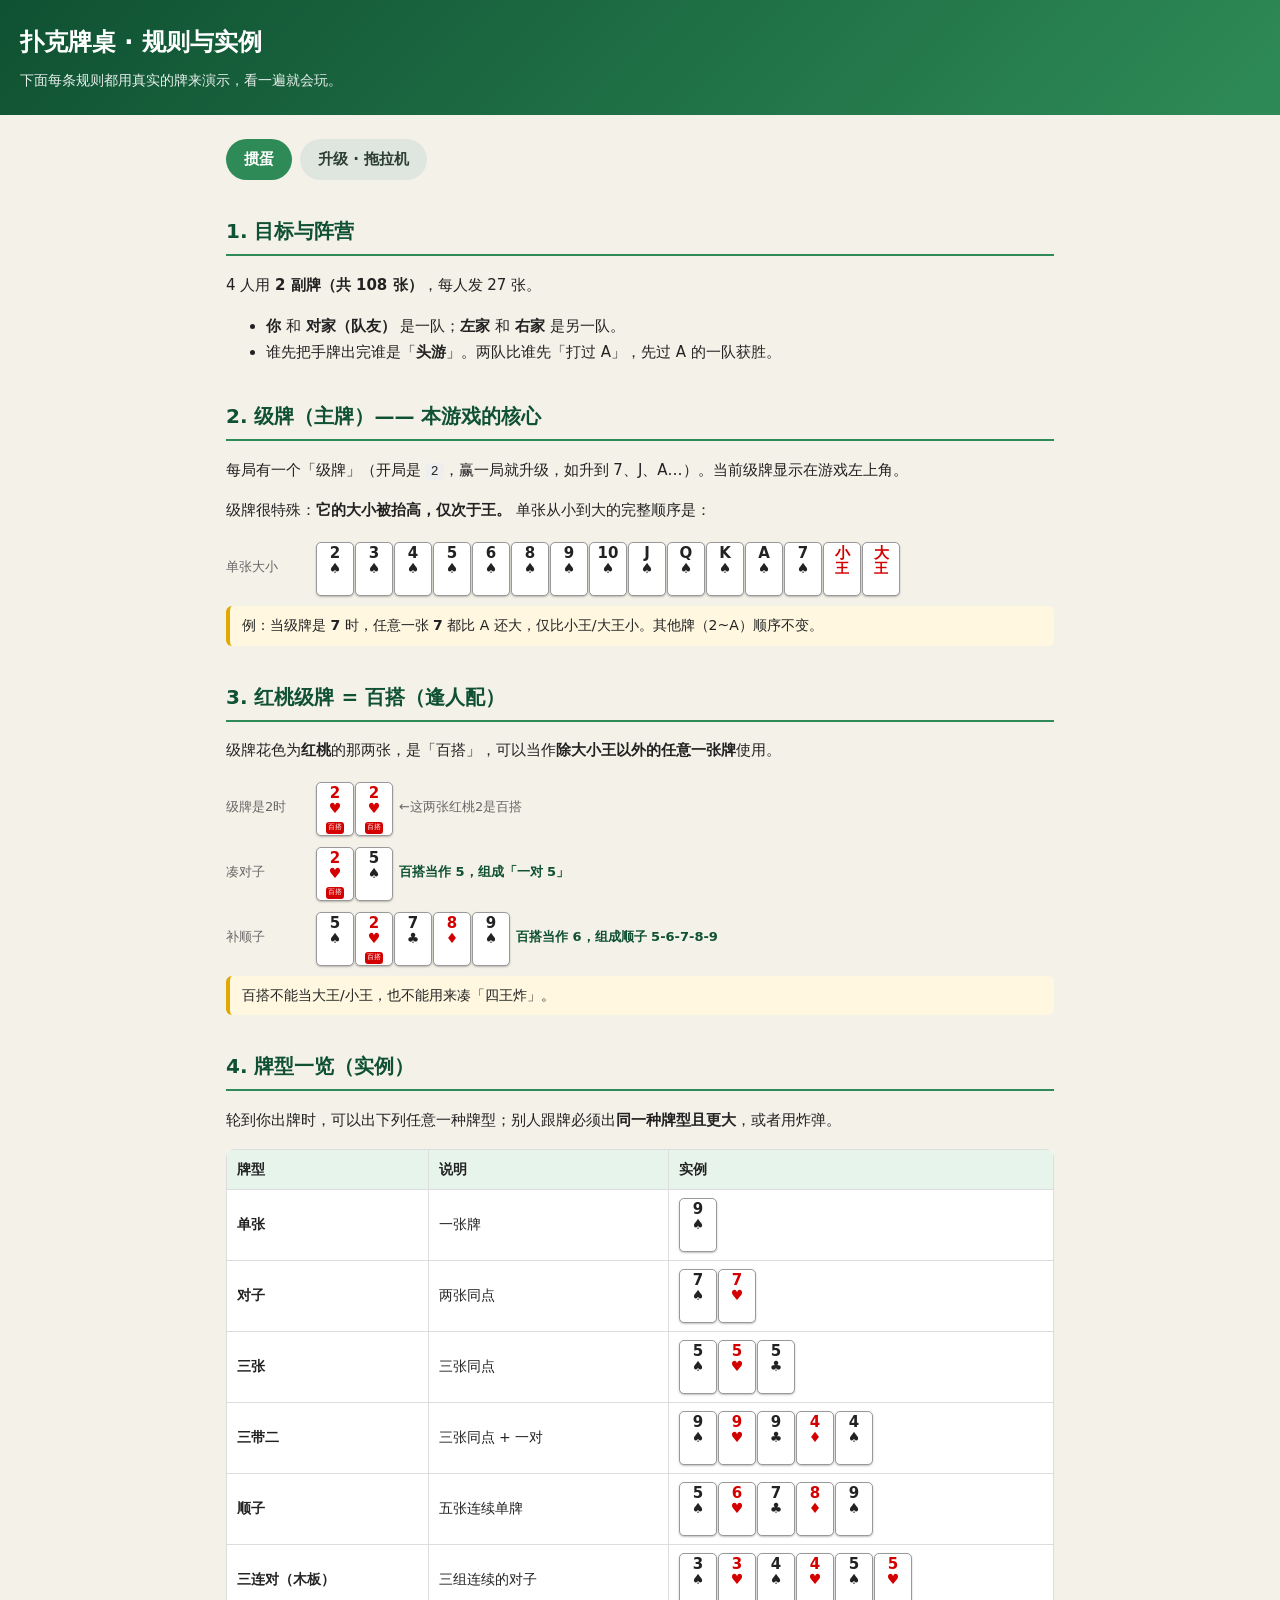
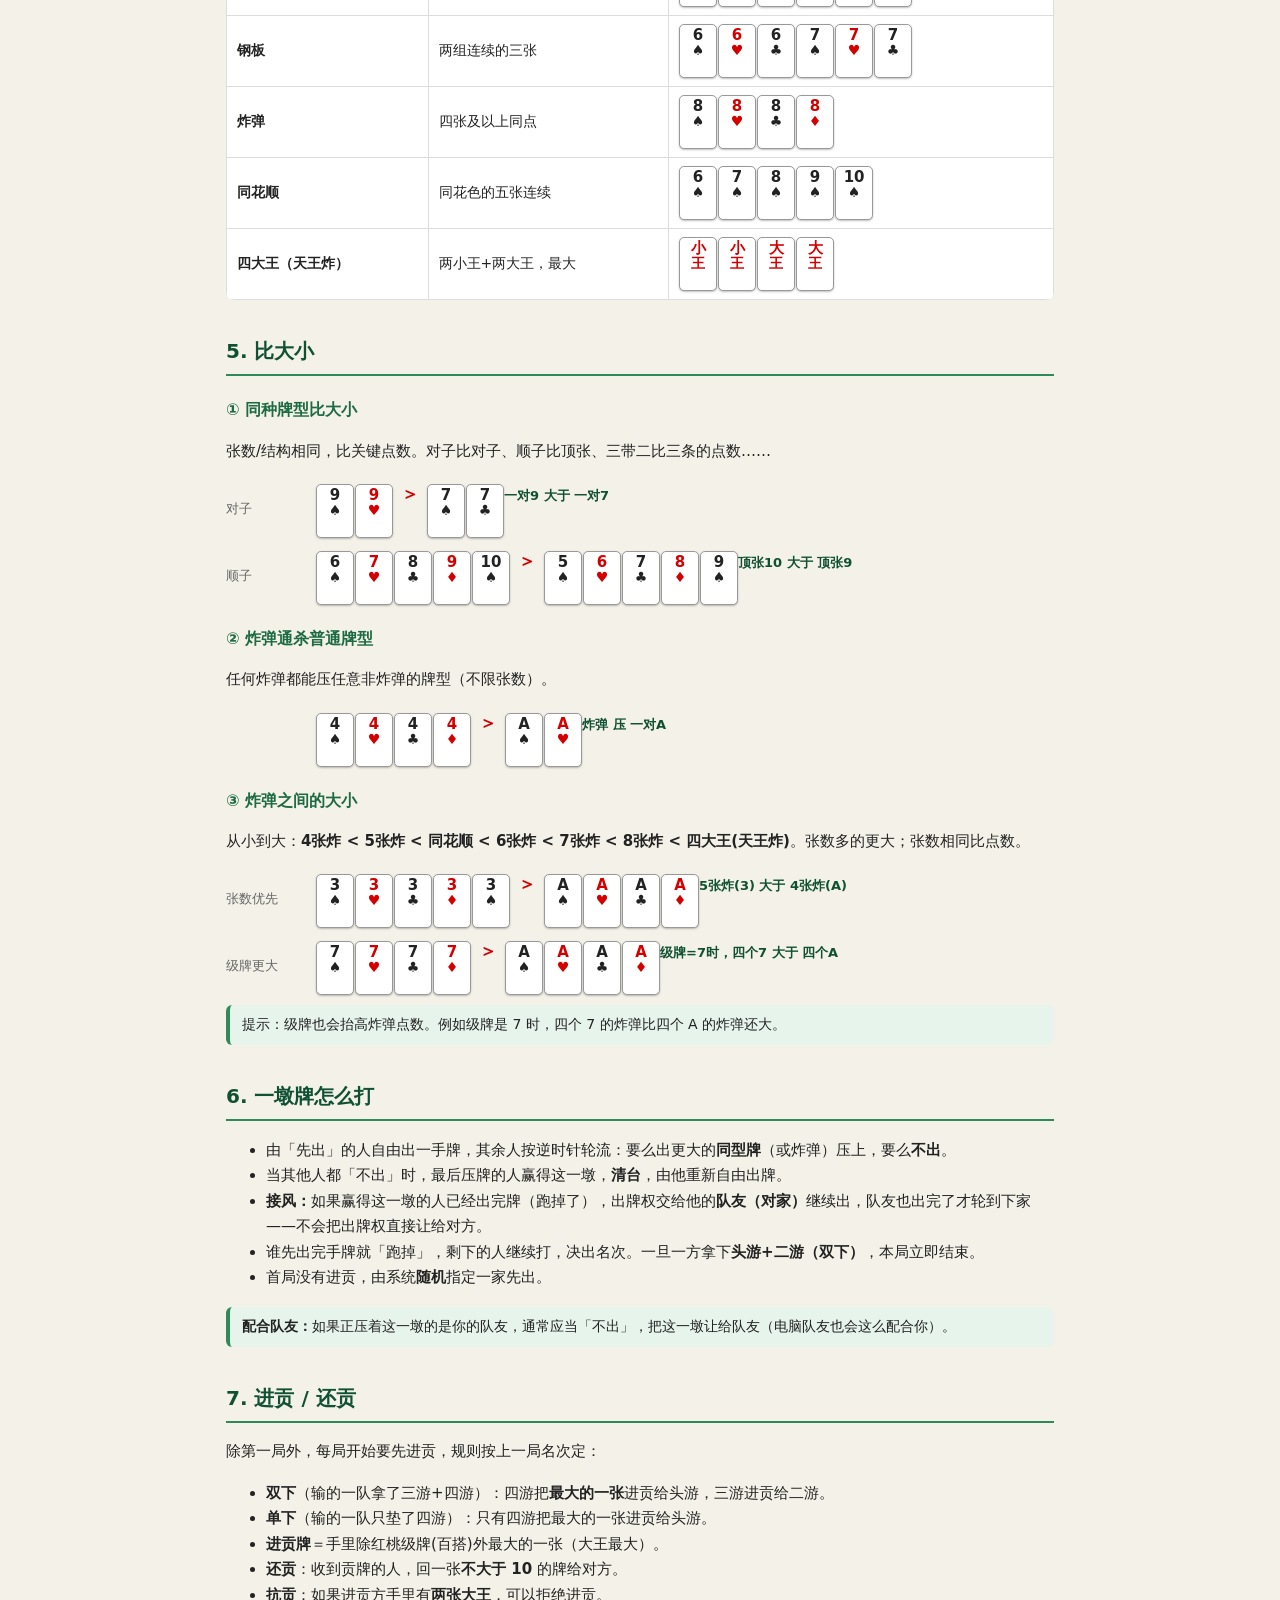
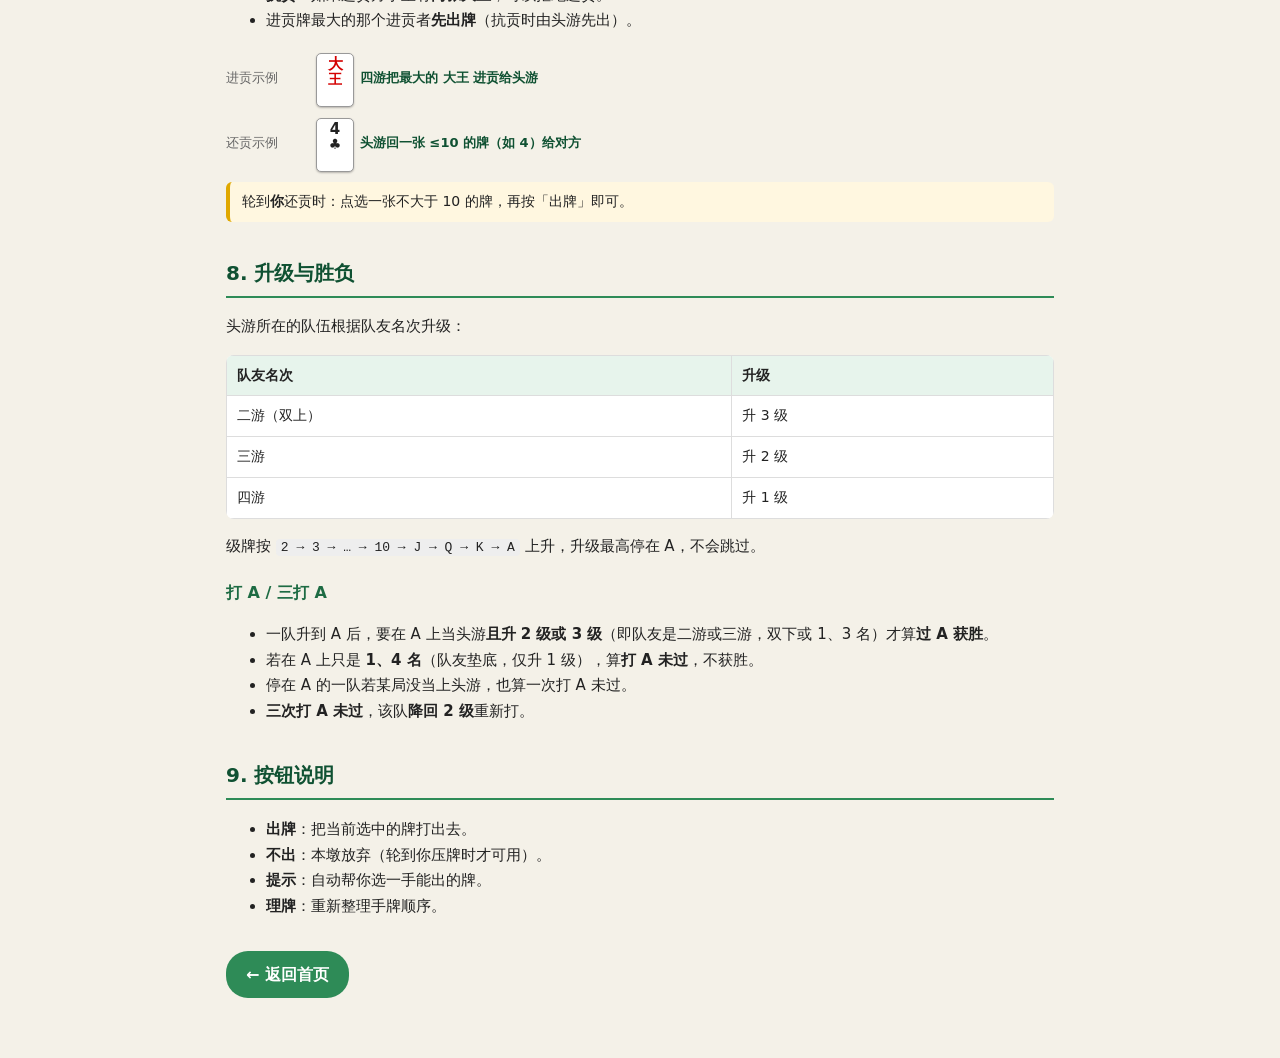
<file: help.html>
<!DOCTYPE html>
<html lang="zh-CN">
<head>
<meta charset="UTF-8" />
<meta name="viewport" content="width=device-width, initial-scale=1.0" />
<title>掼蛋 规则与实例</title>
<style>
  * { box-sizing: border-box; }
  body { margin:0; font-family:"PingFang SC","Microsoft YaHei",system-ui,sans-serif;
    background:#f4f1e8; color:#222; line-height:1.7; }
  header { background:linear-gradient(135deg,#0f5132,#2e8b57); color:#fff; padding:22px 20px; }
  header h1 { margin:0; font-size:24px; }
  header p { margin:6px 0 0; opacity:.9; font-size:14px; }
  main { max-width:860px; margin:0 auto; padding:18px 16px 60px; }
  h2 { color:#0f5132; border-bottom:2px solid #2e8b57; padding-bottom:6px; margin-top:34px; font-size:20px; }
  h3 { color:#1d6b43; margin:20px 0 6px; font-size:16px; }
  p,li { font-size:15px; }
  .note { background:#fff7e0; border-left:4px solid #e0a800; padding:8px 12px; border-radius:6px; margin:10px 0; font-size:14px; }
  .tip  { background:#e7f4ec; border-left:4px solid #2e8b57; padding:8px 12px; border-radius:6px; margin:10px 0; font-size:14px; }
  table { border-collapse:collapse; width:100%; margin:10px 0; background:#fff; border-radius:8px; overflow:hidden; }
  th,td { border:1px solid #ddd; padding:8px 10px; text-align:left; font-size:14px; vertical-align:middle; }
  th { background:#e7f4ec; }
  .ex { display:flex; align-items:center; flex-wrap:wrap; gap:6px; margin:8px 0; }
  .ex .lbl { font-size:13px; color:#666; min-width:84px; }
  .row { display:inline-flex; gap:1px; }
  .vs { font-weight:700; color:#d40000; font-size:18px; margin:0 8px; }
  .win { color:#0f5132; font-weight:600; font-size:13px; }
  /* cards */
  .card { background:#fff; color:#222; border-radius:5px; border:1px solid #999;
    width:38px; height:54px; display:inline-flex; flex-direction:column; align-items:center;
    justify-content:flex-start; font-weight:700; padding-top:3px; box-shadow:0 1px 2px rgba(0,0,0,.25);
    position:relative; }
  .card.red { color:#d40000; }
  .card .r { font-size:15px; line-height:1; }
  .card .s { font-size:14px; line-height:1; }
  .card.wild::after{ content:"百搭"; position:absolute; bottom:1px; font-size:7px; color:#fff;
    background:#d40000; border-radius:3px; padding:0 2px; font-weight:400; }
  a.back { display:inline-block; margin-top:16px; background:#2e8b57; color:#fff; text-decoration:none;
    padding:10px 20px; border-radius:22px; font-weight:600; }
  code { background:#eee; padding:1px 5px; border-radius:4px; font-size:13px; }
  .tabs { display:flex; gap:8px; margin:6px 0 8px; }
  .tabs button { font:inherit; font-size:15px; font-weight:600; padding:8px 18px; border:none; cursor:pointer;
    border-radius:22px; background:#dfe6e0; color:#2c3e36; }
  .tabs button.active { background:#2e8b57; color:#fff; }
  .card.tr { background:#fff7d6; border-color:#e0a800; }
  .card.pt::before { content:"·"; position:absolute; top:-1px; right:3px; color:#0a8; font-size:16px; }
  section { display:none; } section.show { display:block; }
</style>
</head>
<body>
<header>
  <h1>扑克牌桌 · 规则与实例</h1>
  <p>下面每条规则都用真实的牌来演示，看一遍就会玩。</p>
</header>
<main>
  <div class="tabs">
    <button id="tabG" onclick="showTab('guandan')">掼蛋</button>
    <button id="tabS" onclick="showTab('shengji')">升级 · 拖拉机</button>
  </div>

  <section id="sec-guandan">
  <h2>1. 目标与阵营</h2>
  <p>4 人用 <b>2 副牌（共 108 张）</b>，每人发 27 张。</p>
  <ul>
    <li><b>你</b> 和 <b>对家（队友）</b> 是一队；<b>左家</b> 和 <b>右家</b> 是另一队。</li>
    <li>谁先把手牌出完谁是「<b>头游</b>」。两队比谁先「打过 A」，先过 A 的一队获胜。</li>
  </ul>

  <h2>2. 级牌（主牌）—— 本游戏的核心</h2>
  <p>每局有一个「级牌」（开局是 <code>2</code>，赢一局就升级，如升到 7、J、A…）。当前级牌显示在游戏左上角。</p>
  <p>级牌很特殊：<b>它的大小被抬高，仅次于王。</b> 单张从小到大的完整顺序是：</p>
  <div class="ex"><span class="lbl">单张大小</span><span id="orderRow"></span></div>
  <div class="note">例：当级牌是 <b>7</b> 时，任意一张 <b>7</b> 都比 A 还大，仅比小王/大王小。其他牌（2~A）顺序不变。</div>

  <h2>3. 红桃级牌 = 百搭（逢人配）</h2>
  <p>级牌花色为<b>红桃</b>的那两张，是「百搭」，可以当作<b>除大小王以外的任意一张牌</b>使用。</p>
  <div class="ex"><span class="lbl">级牌是2时</span><span id="wildRow"></span><span style="font-size:13px;color:#666;">←这两张红桃2是百搭</span></div>
  <div class="ex"><span class="lbl">凑对子</span><span id="wildPair"></span><span class="win">百搭当作 5，组成「一对 5」</span></div>
  <div class="ex"><span class="lbl">补顺子</span><span id="wildStr"></span><span class="win">百搭当作 6，组成顺子 5-6-7-8-9</span></div>
  <div class="note">百搭不能当大王/小王，也不能用来凑「四王炸」。</div>

  <h2>4. 牌型一览（实例）</h2>
  <p>轮到你出牌时，可以出下列任意一种牌型；别人跟牌必须出<b>同一种牌型且更大</b>，或者用炸弹。</p>
  <table id="typeTable"></table>

  <h2>5. 比大小</h2>
  <h3>① 同种牌型比大小</h3>
  <p>张数/结构相同，比关键点数。对子比对子、顺子比顶张、三带二比三条的点数……</p>
  <div class="ex"><span class="lbl">对子</span><span id="cmpPair"></span></div>
  <div class="ex"><span class="lbl">顺子</span><span id="cmpStr"></span></div>

  <h3>② 炸弹通杀普通牌型</h3>
  <p>任何炸弹都能压任意非炸弹的牌型（不限张数）。</p>
  <div class="ex"><span class="lbl"></span><span id="cmpBomb"></span></div>

  <h3>③ 炸弹之间的大小</h3>
  <p>从小到大：<b>4张炸 &lt; 5张炸 &lt; 同花顺 &lt; 6张炸 &lt; 7张炸 &lt; 8张炸 &lt; 四大王(天王炸)</b>。张数多的更大；张数相同比点数。</p>
  <div class="ex"><span class="lbl">张数优先</span><span id="cmpBomb2"></span></div>
  <div class="ex"><span class="lbl">级牌更大</span><span id="cmpBomb3"></span></div>
  <div class="tip">提示：级牌也会抬高炸弹点数。例如级牌是 7 时，四个 7 的炸弹比四个 A 的炸弹还大。</div>

  <h2>6. 一墩牌怎么打</h2>
  <ul>
    <li>由「先出」的人自由出一手牌，其余人按逆时针轮流：要么出更大的<b>同型牌</b>（或炸弹）压上，要么<b>不出</b>。</li>
    <li>当其他人都「不出」时，最后压牌的人赢得这一墩，<b>清台</b>，由他重新自由出牌。</li>
    <li><b>接风：</b>如果赢得这一墩的人已经出完牌（跑掉了），出牌权交给他的<b>队友（对家）</b>继续出，队友也出完了才轮到下家——不会把出牌权直接让给对方。</li>
    <li>谁先出完手牌就「跑掉」，剩下的人继续打，决出名次。一旦一方拿下<b>头游+二游（双下）</b>，本局立即结束。</li>
    <li>首局没有进贡，由系统<b>随机</b>指定一家先出。</li>
  </ul>
  <div class="tip"><b>配合队友：</b>如果正压着这一墩的是你的队友，通常应当「不出」，把这一墩让给队友（电脑队友也会这么配合你）。</div>

  <h2>7. 进贡 / 还贡</h2>
  <p>除第一局外，每局开始要先进贡，规则按上一局名次定：</p>
  <ul>
    <li><b>双下</b>（输的一队拿了三游+四游）：四游把<b>最大的一张</b>进贡给头游，三游进贡给二游。</li>
    <li><b>单下</b>（输的一队只垫了四游）：只有四游把最大的一张进贡给头游。</li>
    <li><b>进贡牌</b>＝手里除红桃级牌(百搭)外最大的一张（大王最大）。</li>
    <li><b>还贡</b>：收到贡牌的人，回一张<b>不大于 10</b> 的牌给对方。</li>
    <li><b>抗贡</b>：如果进贡方手里有<b>两张大王</b>，可以拒绝进贡。</li>
    <li>进贡牌最大的那个进贡者<b>先出牌</b>（抗贡时由头游先出）。</li>
  </ul>
  <div class="ex"><span class="lbl">进贡示例</span><span id="tribGive"></span><span class="win">四游把最大的 大王 进贡给头游</span></div>
  <div class="ex"><span class="lbl">还贡示例</span><span id="tribBack"></span><span class="win">头游回一张 ≤10 的牌（如 4）给对方</span></div>
  <div class="note">轮到<b>你</b>还贡时：点选一张不大于 10 的牌，再按「出牌」即可。</div>

  <h2>8. 升级与胜负</h2>
  <p>头游所在的队伍根据队友名次升级：</p>
  <table>
    <tr><th>队友名次</th><th>升级</th></tr>
    <tr><td>二游（双上）</td><td>升 3 级</td></tr>
    <tr><td>三游</td><td>升 2 级</td></tr>
    <tr><td>四游</td><td>升 1 级</td></tr>
  </table>
  <p>级牌按 <code>2 → 3 → … → 10 → J → Q → K → A</code> 上升，升级最高停在 A，不会跳过。</p>
  <h3>打 A / 三打 A</h3>
  <ul>
    <li>一队升到 A 后，要在 A 上当头游<b>且升 2 级或 3 级</b>（即队友是二游或三游，双下或 1、3 名）才算<b>过 A 获胜</b>。</li>
    <li>若在 A 上只是 <b>1、4 名</b>（队友垫底，仅升 1 级），算<b>打 A 未过</b>，不获胜。</li>
    <li>停在 A 的一队若某局没当上头游，也算一次打 A 未过。</li>
    <li><b>三次打 A 未过</b>，该队<b>降回 2 级</b>重新打。</li>
  </ul>

  <h2>9. 按钮说明</h2>
  <ul>
    <li><b>出牌</b>：把当前选中的牌打出去。</li>
    <li><b>不出</b>：本墩放弃（轮到你压牌时才可用）。</li>
    <li><b>提示</b>：自动帮你选一手能出的牌。</li>
    <li><b>理牌</b>：重新整理手牌顺序。</li>
  </ul>
  </section>

  <section id="sec-shengji">
  <h2 id="shengji">1. 目标与阵营</h2>
  <p>4 人用 <b>2 副牌（共 108 张）</b>。<b>你</b>+<b>对家</b> 一队，<b>左家</b>+<b>右家</b> 一队。</p>
  <ul>
    <li>每队有自己的「级别」，从 <code>2</code> 开始。<b>庄家</b>一方努力守分升级，<b>闲家</b>一方努力抓分上台。</li>
    <li>谁先把级别升过 <b>A</b> 并守住，谁这队获胜。</li>
  </ul>

  <h2>2. 发牌与底牌</h2>
  <p>每人发 <b>25 张</b>，留 <b>8 张底牌</b>。庄家把 8 张底牌拿进手，再选 <b>8 张埋回去（扣底）</b>。底牌里的分，最后由赢得<b>最后一墩</b>的一方按翻倍计算。</p>

  <h2>3. 级牌与主牌（最重要）</h2>
  <p>本局打的点数叫<b>级牌</b>（＝庄家队的级别，如打 2、打 5、打 A）。庄家选一个<b>主牌花色</b>（也可选「无主」）。</p>
  <p>下列牌都是<b>主牌（trump）</b>，主牌永远大于任何副牌：</p>
  <div class="ex"><span class="lbl">主牌(从大到小)</span><span id="sjTrump"></span></div>
  <p style="font-size:14px;color:#555;">即：大王 ＞ 小王 ＞ 主花色级牌 ＞ 其他花色级牌 ＞ 主花色 A、K…3。其余三门是副牌，按 A 到 2 大小。</p>
  <div class="tip">例：打 <b>5</b>、主牌 <b>♠</b> 时，所有的 5 和所有 ♠ 都是主牌；♠5 是「主级牌」最大的一档（仅次于王）。</div>

  <h2>4. 牌型（出牌单位）</h2>
  <table id="sjTypeTable"></table>
  <div class="note">连对要求<b>同花色或同为主牌，且大小相连</b>（级牌被抽走会“跳过”级牌相连；主牌中大王对、小王对、主级牌对、副级牌对、主牌 A 对可依次相连构成拖拉机）。本游戏出牌以单张/对子/连对为单位。</div>

  <h2>5. 跟牌规则</h2>
  <ul>
    <li>必须<b>跟出与首家相同的花色</b>：手里有几张就得出几张该花色的牌。</li>
    <li>首家出对子时，你若有该花色的对子，<b>必须出对子</b>。</li>
    <li>该花色没有了（缺门），可以<b>垫牌</b>或用<b>主牌将吃</b>。</li>
  </ul>

  <h2>6. 谁赢这一墩</h2>
  <ul>
    <li>没人出主牌：花色、张数、结构相同的，<b>点数大的赢</b>。垫的别的花色不算数。</li>
    <li>有人用主牌将吃：<b>主牌赢副牌</b>；多个主牌则大的赢。</li>
    <li>用对子将吃必须出主牌对子，单张将吃出主牌单张，结构要对得上。</li>
  </ul>
  <div class="ex"><span class="lbl">将吃</span><span id="sjRuff"></span><span class="win">主牌 ♠7 吃掉副牌 ♥A，赢墩</span></div>

  <h2>7. 分牌与扣底</h2>
  <p>分牌：<b>5＝5 分</b>，<b>10＝10 分</b>，<b>K＝10 分</b>。全副共 <b>200 分</b>。</p>
  <div class="ex"><span class="lbl">分牌</span><span id="sjPts"></span><span class="win">绿点标记的就是分牌</span></div>
  <ul>
    <li>赢墩一方把该墩所有牌收走，分进自己队。只统计<b>闲家</b>抓到的分。</li>
    <li>若<b>闲家赢了最后一墩</b>，底牌里的分翻倍计入闲家（翻 <code>2 × 最后一墩张数</code> 倍）。</li>
  </ul>

  <h2>8. 升级 / 上台（闲家目标 80 分）</h2>
  <table>
    <tr><th>闲家得分</th><th>结果</th></tr>
    <tr><td>0 分</td><td>庄家队升 3 级，继续坐庄</td></tr>
    <tr><td>1–35 分</td><td>庄家队升 2 级，继续坐庄</td></tr>
    <tr><td>40–75 分</td><td>庄家队升 1 级，继续坐庄</td></tr>
    <tr><td>80–115 分</td><td>闲家上台坐庄（不升级）</td></tr>
    <tr><td>120–155 分</td><td>闲家升 1 级并上台</td></tr>
    <tr><td>160–195 分</td><td>闲家升 2 级并上台</td></tr>
    <tr><td>≥200 分</td><td>闲家升 3 级并上台</td></tr>
  </table>
  <p>级别按 <code>2 → … → A</code> 上升。某队打到 <b>A</b> 且守住（闲家不足 80），该队获胜。</p>

  <h2>9. 操作流程</h2>
  <ul>
    <li>轮到你坐庄：先点<b>主牌花色</b>按钮叫主，再选 8 张牌点<b>埋底</b>。</li>
    <li>出牌时选牌按<b>出牌</b>；不确定就按<b>提示</b>，会帮你选一手合法牌。</li>
    <li><b>理牌</b>整理顺序（主牌排在最前并高亮）。</li>
  </ul>
  <div class="note">本实现为清晰起见做了简化：庄家固定轮转并由庄家定主牌花色（未做发牌时的抢叫主），连对将吃仅支持同花色连对；其余规则与标准升级一致。</div>
  </section>

  <a class="back" href="index.html">← 返回首页</a>
</main>

<script>
const SYM={S:'♠',H:'♥',C:'♣',D:'♦'};
const RED={H:1,D:1};
function card(spec, wild){            // spec: 'S7','H10','BJ','SJ'
  const el=document.createElement('div');
  let r,s,red=false;
  if(spec==='BJ'){ s='王'; r='大'; red=true; }
  else if(spec==='SJ'){ s='王'; r='小'; red=true; }
  else { s=spec[0]; let n=spec.slice(1); red=RED[s]; s=SYM[s];
    r=({['11']:'J','12':'Q','13':'K','14':'A'})[n]||n; }
  el.className='card'+(red?' red':'')+(wild?' wild':'');
  el.innerHTML=`<div class="r">${r}</div><div class="s">${s}</div>`;
  return el;
}
function row(specs, wildIdx){
  const r=document.createElement('span'); r.className='row';
  specs.forEach((sp,i)=>r.appendChild(card(sp, wildIdx&&wildIdx.includes(i))));
  return r;
}
function put(id, node){ const e=document.getElementById(id); if(e) e.appendChild(node); }
function vs(){ const s=document.createElement('span'); s.className='vs'; s.textContent='＞'; return s; }
function winTxt(t){ const s=document.createElement('span'); s.className='win'; s.textContent=t; return s; }

// 单张顺序 (级牌=7 示例)
put('orderRow', row(['S2','S3','S4','S5','S6','S8','S9','S10','S11','S12','S13','S14','S7','SJ','BJ']));
// 百搭
put('wildRow', row(['H2','H2'],[0,1]));
put('wildPair', row(['H2','S5'],[0]));
put('wildStr', row(['S5','H2','C7','D8','S9'],[1]));

// 牌型表
const types=[
  ['单张','一张牌',['S9']],
  ['对子','两张同点',['S7','H7']],
  ['三张','三张同点',['S5','H5','C5']],
  ['三带二','三张同点 + 一对',['S9','H9','C9','D4','S4']],
  ['顺子','五张连续单牌',['S5','H6','C7','D8','S9']],
  ['三连对（木板）','三组连续的对子',['S3','H3','S4','H4','S5','H5']],
  ['钢板','两组连续的三张',['S6','H6','C6','S7','H7','C7']],
  ['炸弹','四张及以上同点',['S8','H8','C8','D8']],
  ['同花顺','同花色的五张连续',['S6','S7','S8','S9','S10']],
  ['四大王（天王炸）','两小王+两大王，最大',['SJ','SJ','BJ','BJ']],
];
const tb=document.getElementById('typeTable');
tb.innerHTML='<tr><th>牌型</th><th>说明</th><th>实例</th></tr>';
types.forEach(([n,d,c])=>{ const tr=document.createElement('tr');
  const t1=document.createElement('td'); t1.innerHTML='<b>'+n+'</b>';
  const t2=document.createElement('td'); t2.textContent=d;
  const t3=document.createElement('td'); t3.appendChild(row(c));
  tr.append(t1,t2,t3); tb.appendChild(tr); });

// 比大小
const p1=document.getElementById('cmpPair');
p1.append(row(['S9','H9']),vs(),row(['S7','C7']),winTxt('一对9 大于 一对7'));
const s1=document.getElementById('cmpStr');
s1.append(row(['S6','H7','C8','D9','S10']),vs(),row(['S5','H6','C7','D8','S9']),winTxt('顶张10 大于 顶张9'));
const b1=document.getElementById('cmpBomb');
b1.append(row(['S4','H4','C4','D4']),vs(),row(['S14','H14']),winTxt('炸弹 压 一对A'));
const b2=document.getElementById('cmpBomb2');
b2.append(row(['S3','H3','C3','D3','S3']),vs(),row(['S14','H14','C14','D14']),winTxt('5张炸(3) 大于 4张炸(A)'));
const b3=document.getElementById('cmpBomb3');
b3.append(row(['S7','H7','C7','D7']),vs(),row(['S14','H14','C14','D14']),winTxt('级牌=7时，四个7 大于 四个A'));

// 进贡
document.getElementById('tribGive').appendChild(row(['BJ']));
document.getElementById('tribBack').appendChild(row(['C4']));

/* ===== 升级 实例 ===== */
function specRank(sp){ if(sp==='BJ'||sp==='SJ') return null; return +sp.slice(1); }
function sjCardEl(sp, trump){ const el=card(sp);
  if(trump||sp==='BJ'||sp==='SJ') el.classList.add('tr');
  const r=specRank(sp); if(r===5||r===10||r===13) el.classList.add('pt');
  return el; }
function sjRow(items){ const r=document.createElement('span'); r.className='row';
  items.forEach(it=>r.appendChild(sjCardEl(it[0], it[1]))); return r; }
put('sjTrump', sjRow([['BJ',1],['SJ',1],['S5',1],['H5',1],['S14',1],['S13',1],['S3',1]]));
put('sjRuff', (()=>{ const w=document.createElement('span');
  w.append(sjRow([['S7',1]]), vs(), sjRow([['H14',0]])); return w; })());
put('sjPts', sjRow([['S5',0],['C10',0],['D13',0]]));
const stb=document.getElementById('sjTypeTable');
stb.innerHTML='<tr><th>牌型</th><th>说明</th><th>实例</th></tr>';
[['单张','一张牌',[['S9',0]]],
 ['对子','两张完全相同的牌',[['S7',0],['S7',0]]],
 ['连对（拖拉机）','同花色、点数相连的对子',[['S7',0],['S7',0],['S8',0],['S8',0]]],
].forEach(([n,d,c])=>{ const tr=document.createElement('tr');
  const a=document.createElement('td'); a.innerHTML='<b>'+n+'</b>';
  const b=document.createElement('td'); b.textContent=d;
  const e=document.createElement('td'); e.appendChild(sjRow(c));
  tr.append(a,b,e); stb.appendChild(tr); });

/* ===== Tab 切换 ===== */
function showTab(name){
  document.getElementById('sec-guandan').classList.toggle('show', name==='guandan');
  document.getElementById('sec-shengji').classList.toggle('show', name==='shengji');
  document.getElementById('tabG').classList.toggle('active', name==='guandan');
  document.getElementById('tabS').classList.toggle('active', name==='shengji');
  if(history.replaceState) history.replaceState(null,'', name==='shengji'?'#shengji':'#guandan');
}
showTab(location.hash==='#shengji'?'shengji':'guandan');
</script>
</body>
</html>
</file>
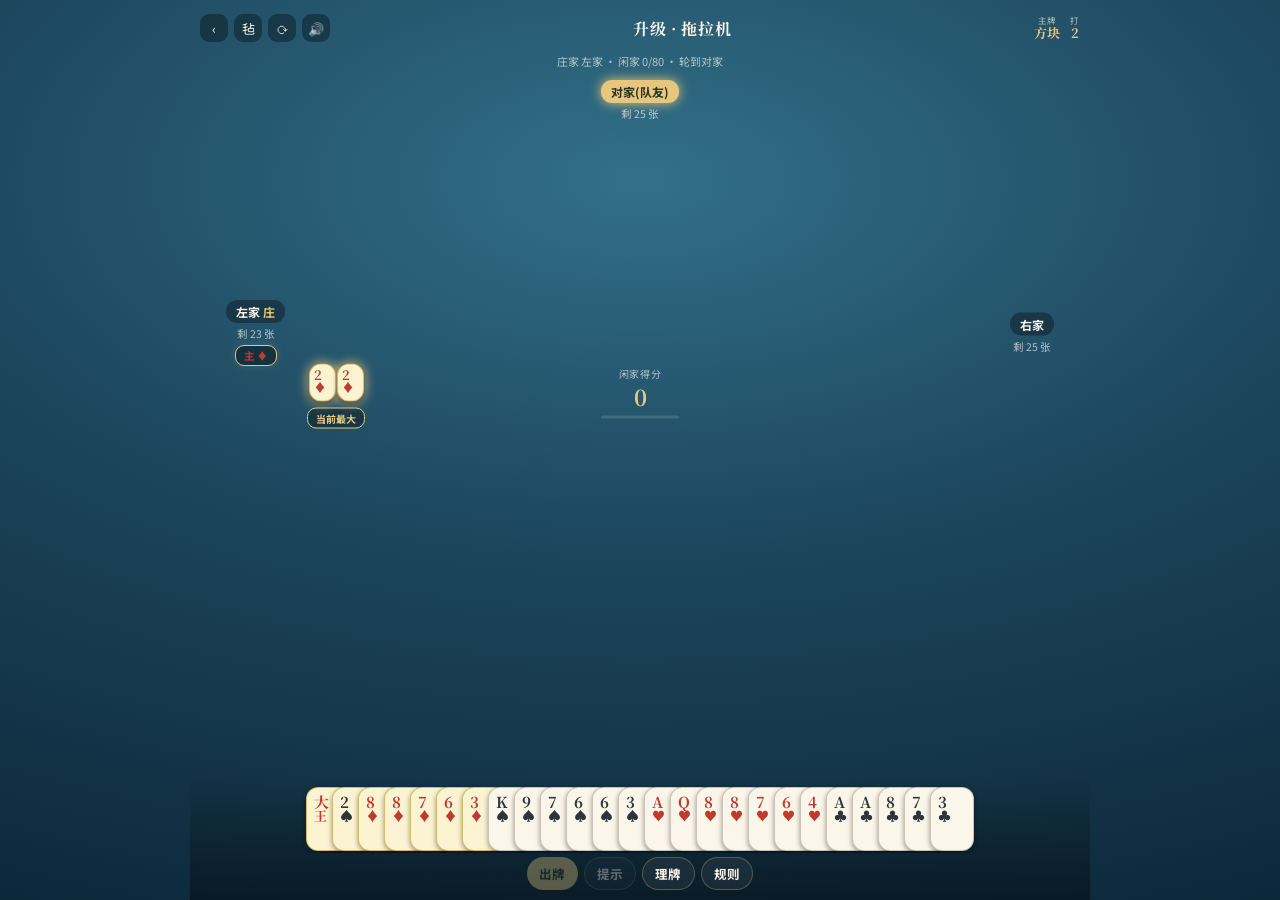
<file: shengji.html>
<!DOCTYPE html>
<html lang="zh-CN" data-game="shengji">
<head>
<meta charset="UTF-8" />
<meta name="viewport" content="width=device-width, initial-scale=1.0" />
<title>升级 · 拖拉机</title>
<script src="theme.js"></script>
<link rel="preconnect" href="https://fonts.googleapis.com">
<link rel="preconnect" href="https://fonts.gstatic.com" crossorigin>
<link href="https://fonts.googleapis.com/css2?family=Noto+Sans+SC:wght@400;500;700;900&family=Noto+Serif+SC:wght@500;700;900&family=Sora:wght@500;600;700;800&family=Space+Grotesk:wght@500;600;700&display=swap" rel="stylesheet">
<link rel="stylesheet" href="theme.css">
<style>
  /* 本文件只保留座位/牌堆的具体坐标, 以及本页独有的结构(出牌区独立于座位、按列堆叠卡牌+徽标)。
     视觉 token 与共用组件样式都在 theme.css 里。 */
  #seat2 { top:6px; left:50%; transform:translateX(-50%); }
  #seat1 { top:37%; left:6%; transform:translateY(-50%); }
  #seat3 { top:37%; right:6%; transform:translateY(-50%); }
  #seat0 { bottom:3%; left:50%; transform:translateX(-50%); }
  /* 出牌区集中到牌桌中央(各家朝中间打), 独立于座位定位; 按列堆叠: 牌行在上, 徽标(当前最大/赢墩)在下 */
  .played { position:absolute; flex-direction:column; align-items:center; max-width:min(230px,42vw); }
  #play2 { top:20%; left:50%; transform:translateX(-50%); }
  #play0 { bottom:22%; left:50%; transform:translateX(-50%); }
  #play1 { top:46%; left:13%; transform:translateY(-50%); }
  #play3 { top:46%; right:13%; transform:translateY(-50%); }
</style>
</head>
<body>
<div id="board">
  <header class="cg-header">
    <a class="cg-icon-btn" href="index.html" aria-label="返回">‹</a>
    <span class="cg-icon-btn" id="theme-toggle" role="button" aria-label="主题"></span>
    <span class="cg-icon-btn" id="orient-toggle" role="button" aria-label="横竖屏">⟳</span>
    <span class="cg-icon-btn" id="sound-toggle" role="button" aria-label="声音"></span>
    <h1 class="cg-title">升级 · 拖拉机</h1>
    <div class="cg-stats">
      <div class="cg-stat"><span class="cg-stat-lbl">主牌</span><span class="cg-stat-val" id="chipTrump">—</span></div>
      <div class="cg-stat"><span class="cg-stat-lbl">打</span><span class="cg-stat-val" id="chipLevel">2</span></div>
    </div>
  </header>
  <div class="cg-info" id="infoLine"></div>

  <div class="cg-table">
    <div class="cg-center" id="center-hint"></div>
    <div class="seat" id="seat2"><span class="name">对家(队友)</span><div class="count"></div></div>
    <div class="seat" id="seat1"><span class="name">左家</span><div class="count"></div></div>
    <div class="seat" id="seat3"><span class="name">右家</span><div class="count"></div></div>
    <div class="seat" id="seat0"></div>
    <!-- 出牌区: 集中在牌桌中央 -->
    <div class="played" id="play2"></div>
    <div class="played" id="play1"></div>
    <div class="played" id="play3"></div>
    <div class="played" id="play0"></div>
    <div class="cg-toast" id="toast"></div>
  </div>

  <div id="hand-area">
    <div id="suitPalette" class="cg-palette"></div>
    <div id="hand"></div>
    <div id="controls"></div>
  </div>

  <div id="overlay"><div class="cg-modal">
    <h2 id="ovTitle"></h2><div id="ovBody"></div>
    <button id="ovBtn">继续</button>
  </div></div>
</div>

<script src="voices.js"></script>
<script>
/* ============================ 声音合成器 ============================ */
const Sound = {
  ctx: null,
  muted: false,
  init() {
    if (!this.ctx) {
      const AudioContextClass = window.AudioContext || window.webkitAudioContext;
      if (AudioContextClass) {
        this.ctx = new AudioContextClass();
      }
      this.muted = localStorage.getItem('game_sound_muted') === 'true';
      this.updateToggleButton();
    }
    if (this.ctx && this.ctx.state === 'suspended') {
      this.ctx.resume();
    }
  },
  toggleMute() {
    this.init();
    this.muted = !this.muted;
    if (this.muted && this._stopVoice) this._stopVoice();
    localStorage.setItem('game_sound_muted', this.muted);
    this.updateToggleButton();
    return this.muted;
  },
  updateToggleButton() {
    const btn = document.getElementById('sound-toggle');
    if (btn) {
      btn.textContent = this.muted ? '🔇' : '🔊';
    }
  },
  dealSequence() {
    this.init();
    if (this.muted || !this.ctx) return;
    for (let i = 0; i < 6; i++) {
      setTimeout(() => this.play('deal'), i * 60);
    }
  },
  play(type) {
    this.init();
    if (this.muted || !this.ctx) return;
    const now = this.ctx.currentTime;
    try {
      switch(type) {
        case 'click': {
          const osc = this.ctx.createOscillator();
          const gain = this.ctx.createGain();
          osc.connect(gain);
          gain.connect(this.ctx.destination);
          osc.type = 'triangle';
          osc.frequency.setValueAtTime(600, now);
          osc.frequency.exponentialRampToValueAtTime(150, now + 0.08);
          gain.gain.setValueAtTime(0.08, now);
          gain.gain.exponentialRampToValueAtTime(0.001, now + 0.08);
          osc.start(now);
          osc.stop(now + 0.08);
          break;
        }
        case 'play': {
          const bufferSize = this.ctx.sampleRate * 0.12;
          const buffer = this.ctx.createBuffer(1, bufferSize, this.ctx.sampleRate);
          const data = buffer.getChannelData(0);
          for (let i = 0; i < bufferSize; i++) data[i] = Math.random() * 2 - 1;
          const noise = this.ctx.createBufferSource();
          noise.buffer = buffer;
          const filter = this.ctx.createBiquadFilter();
          filter.type = 'lowpass';
          filter.frequency.setValueAtTime(1000, now);
          filter.frequency.exponentialRampToValueAtTime(150, now + 0.12);
          const noiseGain = this.ctx.createGain();
          noiseGain.gain.setValueAtTime(0.12, now);
          noiseGain.gain.exponentialRampToValueAtTime(0.001, now + 0.12);
          noise.connect(filter);
          filter.connect(noiseGain);
          noiseGain.connect(this.ctx.destination);
          noise.start(now);
          // 已移除原先的低频 boom(咚)，只保留轻柔的拍牌声
          break;
        }
        case 'pass': {
          const osc = this.ctx.createOscillator();
          const gain = this.ctx.createGain();
          osc.connect(gain);
          gain.connect(this.ctx.destination);
          osc.type = 'triangle';
          osc.frequency.setValueAtTime(250, now);
          osc.frequency.linearRampToValueAtTime(180, now + 0.15);
          gain.gain.setValueAtTime(0.06, now);
          gain.gain.exponentialRampToValueAtTime(0.001, now + 0.15);
          osc.start(now);
          osc.stop(now + 0.15);
          break;
        }
        case 'deal': {
          const osc = this.ctx.createOscillator();
          const gain = this.ctx.createGain();
          osc.connect(gain);
          gain.connect(this.ctx.destination);
          osc.type = 'sine';
          osc.frequency.setValueAtTime(800, now);
          osc.frequency.exponentialRampToValueAtTime(300, now + 0.04);
          gain.gain.setValueAtTime(0.03, now);
          gain.gain.exponentialRampToValueAtTime(0.001, now + 0.04);
          osc.start(now);
          osc.stop(now + 0.04);
          break;
        }
        case 'win': {
          const notes = [261.63, 329.63, 392.00, 523.25];
          notes.forEach((freq, idx) => {
            const osc = this.ctx.createOscillator();
            const gain = this.ctx.createGain();
            osc.type = 'sine';
            osc.frequency.setValueAtTime(freq, now + idx * 0.05);
            gain.gain.setValueAtTime(0, now);
            gain.gain.linearRampToValueAtTime(0.06, now + idx * 0.05 + 0.02);
            gain.gain.exponentialRampToValueAtTime(0.001, now + idx * 0.05 + 0.3);
            osc.connect(gain);
            gain.connect(this.ctx.destination);
            osc.start(now + idx * 0.05);
            osc.stop(now + idx * 0.05 + 0.3);
          });
          break;
        }
        case 'warn': {
          const osc = this.ctx.createOscillator();
          const gain = this.ctx.createGain();
          osc.connect(gain);
          gain.connect(this.ctx.destination);
          osc.type = 'sawtooth';
          osc.frequency.setValueAtTime(130, now);
          gain.gain.setValueAtTime(0.1, now);
          gain.gain.exponentialRampToValueAtTime(0.001, now + 0.15);
          osc.start(now);
          osc.stop(now + 0.15);
          break;
        }
        case 'victory': {
          const notes = [261.63, 293.66, 329.63, 349.23, 392.00, 440.00, 493.88, 523.25];
          notes.forEach((freq, idx) => {
            const osc = this.ctx.createOscillator();
            const gain = this.ctx.createGain();
            osc.type = 'triangle';
            osc.frequency.setValueAtTime(freq, now + idx * 0.1);
            gain.gain.setValueAtTime(0, now);
            gain.gain.linearRampToValueAtTime(0.08, now + idx * 0.1 + 0.02);
            gain.gain.exponentialRampToValueAtTime(0.001, now + idx * 0.1 + 0.4);
            osc.connect(gain);
            gain.connect(this.ctx.destination);
            osc.start(now + idx * 0.1);
            osc.stop(now + idx * 0.1 + 0.4);
          });
          break;
        }
        case 'defeat': {
          const osc = this.ctx.createOscillator();
          const gain = this.ctx.createGain();
          osc.connect(gain);
          gain.connect(this.ctx.destination);
          osc.type = 'sawtooth';
          osc.frequency.setValueAtTime(220, now);
          osc.frequency.linearRampToValueAtTime(110, now + 0.6);
          gain.gain.setValueAtTime(0.08, now);
          gain.gain.linearRampToValueAtTime(0.08, now + 0.3);
          gain.gain.exponentialRampToValueAtTime(0.001, now + 0.6);
          osc.start(now);
          osc.stop(now + 0.6);
          break;
        }
      }
    } catch (e) {
      console.warn("Web Audio API error:", e);
    }
  },
  // text 可为字符串或字符串数组(数组会按顺序连续播放)
  speak(text, seatIndex = 0) {
    this.init();
    if (this.muted) return;
    const parts = (Array.isArray(text) ? text : [text]).filter(Boolean);
    // 优先使用百度 TTS 预生成的真人语音(voices.js + voices/ 目录)
    if (window.VOICE_PHRASES) {
      const clips = parts.map(t => this._voiceFile(t, seatIndex)).filter(Boolean);
      if (!clips.length) return;
      // 当前还在播报时不打断(否则会"说了一半就没了")，把新的一条排在其后；
      // 只保留最近一条待播，避免语音越积越落后于牌面
      if (this._curVoice && !this._curVoice.ended) {
        this._pending = clips;
        return;
      }
      this._voiceQueue = clips;
      this._playNextVoice();
      return;
    }
    // 回退: 浏览器合成语音(尚未生成 voices 时)
    this._speakFallback(parts.join('，'), seatIndex);
  },
  _voiceFile(text, seat) {
    const i = window.VOICE_PHRASES.indexOf(text);
    if (i < 0) return null;
    return `${window.VOICE_BASE || 'voices/'}${seat % 4}/${i}.mp3`;
  },
  _playNextVoice() {
    if (this._voiceQueue && this._voiceQueue.length) {
      const url = this._voiceQueue.shift();
      const a = new Audio(url);
      a.playbackRate = 1.35;   // 预录制的语音念得比较慢, 提速播放更跟得上牌局节奏
      this._curVoice = a;
      const next = () => { if (this._curVoice === a) this._playNextVoice(); };
      a.onended = next;
      a.onerror = next;
      a.play().catch(() => {});
      return;
    }
    // 当前序列播完，若有待播的最新一条则接着播
    this._curVoice = null;
    if (this._pending) { this._voiceQueue = this._pending; this._pending = null; this._playNextVoice(); }
  },
  _stopVoice() {
    if (this._curVoice) { try { this._curVoice.pause(); } catch (e) {} }
    this._curVoice = null;
    this._voiceQueue = [];
    this._pending = null;
  },
  _speakFallback(text, seatIndex) {
    if (!window.speechSynthesis) return;
    try {
      window.speechSynthesis.cancel();
      const utterance = new SpeechSynthesisUtterance(text);
      utterance.lang = 'zh-CN';
      const rates = [1.15, 1.25, 1.1, 1.2];
      const pitches = [1.05, 0.95, 1.15, 0.9];
      utterance.rate = rates[seatIndex % 4];
      utterance.pitch = pitches[seatIndex % 4];
      const voices = window.speechSynthesis.getVoices().filter(v => v.lang.includes('zh'));
      if (voices.length > 0) utterance.voice = voices[seatIndex % voices.length];
      window.speechSynthesis.speak(utterance);
    } catch (e) {
      console.warn("Speech synthesis error:", e);
    }
  }
};
if (typeof window !== 'undefined' && window.speechSynthesis) {
  if (window.speechSynthesis.onvoiceschanged !== undefined) {
    window.speechSynthesis.onvoiceschanged = () => {};
  }
}
window.addEventListener('click', () => Sound.init(), { once: true });
window.addEventListener('touchstart', () => Sound.init(), { once: true });

/* ===== 基础 ===== */
const SUITS=['S','H','C','D'], SUIT_SYM={S:'♠',H:'♥',C:'♣',D:'♦'}, RED=new Set(['H','D']);
const SUIT_NAME={S:'黑桃',H:'红桃',C:'梅花',D:'方块',NT:'无主'};
const NAMES=['你','左家','对家','右家'];
const team=i=>i%2;
let uid=0;
function makeDeck(){ const d=[]; for(let k=0;k<2;k++){
  for(const s of SUITS) for(let r=2;r<=14;r++) d.push({id:uid++,suit:s,rank:r,joker:null});
  d.push({id:uid++,suit:'J',rank:null,joker:'S'}); d.push({id:uid++,suit:'J',rank:null,joker:'B'}); } return d; }
function shuffle(a){ for(let i=a.length-1;i>0;i--){const j=Math.random()*(i+1)|0;[a[i],a[j]]=[a[j],a[i]];} return a; }
function pts(c){ return c.rank===5?5 : (c.rank===10||c.rank===13)?10 : 0; }

/* ===== 局面状态 ===== */
let teamLevels=[2,2], declarerTeam=0, declarerSeat=0;
let level=2, trumpSuit='NT', SEQ=[], SEQIDX={};
let players=[], kitty=[], gameOver=false;
let phase='', trick=[], trickOrder=[], turnPos=0, leadSeat=0, lastTrickInfo=null;
let playedCards=[];
let voidGroups=[];
let teamPoints=[0,0];           // 各队本局收到的分(只闲家分用于结算)
let selected=new Set();

function buildSeq(){ SEQ=[]; SEQIDX={}; for(let r=2;r<=14;r++) if(r!==level) SEQ.push(r);
  SEQ.forEach((r,i)=>SEQIDX[r]=i); }

/* ===== 牌的属性 ===== */
function isTrump(c){ return !!c.joker || c.rank===level || (trumpSuit!=='NT'&&c.suit===trumpSuit); }
function effSuit(c){ return isTrump(c)?'T':c.suit; }
function tval(c){
  if(c.joker==='B') return 1006; if(c.joker==='S') return 1005;
  if(c.rank===level) return c.suit===trumpSuit?1004:1003;
  if(isTrump(c)) return 100+c.rank;     // 主花色自然牌
  return c.rank;                        // 副牌按点数
}
function rankText(c){ if(c.joker) return c.joker==='B'?'大':'小';
  return ({11:'J',12:'Q',13:'K',14:'A'})[c.rank]||''+c.rank; }

/* ===== 牌型识别 ===== */
// "同一张牌"的身份: 对子/连对都按它分组。大小王只能靠 joker 区分(rank 是 null, 光用 suit+rank 会撞)。
function comboKey(c){ return c.joker ? 'J'+c.joker : c.suit+'_'+c.rank; }
function sameCard(a,b){ return a.joker?a.joker===b.joker : (!b.joker&&a.rank===b.rank&&a.suit===b.suit); }
function detectCombo(cards){
  if(!cards.length) return null;
  const g=effSuit(cards[0]); if(cards.some(c=>effSuit(c)!==g)) return null;
  if(cards.length===1) return {type:'single',size:1,group:g,topVal:tval(cards[0])};
  if(cards.length===2 && sameCard(cards[0],cards[1])) return {type:'pair',size:2,group:g,topVal:tval(cards[0])};
  if(cards.length>=4 && cards.length%2===0){
    const t=asTractor(cards,g); if(t) return t;
  }
  return null;
}
function tractorVal(c){
  if(isTrump(c)){
    if(c.joker==='B') return 15;
    if(c.joker==='S') return 14;
    if(c.rank===level){
      return (trumpSuit!=='NT' && c.suit===trumpSuit) ? 13 : 12;
    }
    return SEQIDX[c.rank];
  }
  return SEQIDX[c.rank];
}
function asTractor(cards,g){
  if(cards.some(c=>effSuit(c)!==g)) return null;
  const byKey={};
  cards.forEach(c=>{
    const k = c.joker ? c.joker : (c.suit + '_' + c.rank);
    (byKey[k] = byKey[k] || []).push(c);
  });
  const ranks=[];
  for(const k in byKey){
    if(byKey[k].length !== 2) return null;
    ranks.push(tractorVal(byKey[k][0]));
  }
  if(ranks.length !== cards.length/2) return null;
  ranks.sort((a,b)=>a-b);
  for(let i=1;i<ranks.length;i++) {
    if(ranks[i]-ranks[i-1]!==1) return null;
  }
  let maxVal = -1;
  cards.forEach(c => {
    const v = tval(c);
    if(v > maxVal) maxVal = v;
  });
  return {type:'tractor',size:cards.length,group:g,topVal:maxVal};
}

/* ===== 跟牌合法性 ===== */
function inGroup(c,group){ return group==='T'?isTrump(c):(!isTrump(c)&&c.suit===group); }
function hasPair(cards,group){ const m={}; for(const c of cards){ if(!inGroup(c,group))continue;
  const k=comboKey(c); if(m[k]) return true; m[k]=1; } return false; }
function validateFollow(sel,hand,lead){
  if(sel.length!==lead.size) return {ok:false,why:`需要出 ${lead.size} 张`};
  const G=hand.filter(c=>inGroup(c,lead.group)), need=Math.min(lead.size,G.length);
  const selG=sel.filter(c=>inGroup(c,lead.group)).length;
  if(selG!==need) return {ok:false,why:`必须跟 ${need} 张${lead.group==='T'?'主牌':SUIT_NAME[lead.group]}`};
  if(lead.type==='pair' && G.length>=2 && hasPair(hand,lead.group) && !hasPair(sel,lead.group))
    return {ok:false,why:'有对子时必须出对子'};
  // 跟拖拉机: 凑不出同样的连对时, 也要尽量用手上现成的对子, 不能拆对垫单张
  if(lead.type==='tractor'){
    const needPairs=Math.min(lead.size/2, countPairs(hand, lead.group));
    if(countPairs(sel, lead.group) < needPairs)
      return {ok:false, why:`有对子时必须尽量用对子跟`};
  }
  // 跟甩牌: 有对子就必须跟对(不能拆对保留来牵制)
  if(lead.type==='throw' && lead.pairs>0){
    const needPairs=Math.min(lead.pairs, countPairs(hand, lead.group));
    if(countPairs(sel, lead.group) < needPairs)
      return {ok:false, why:`有对子时必须跟够 ${needPairs} 个对子`};
  }
  return {ok:true};
}
function forcedFollow(hand,lead){             // 一定合法的兜底跟牌
  const G=hand.filter(c=>inGroup(c,lead.group)).slice().sort((a,b)=>tval(a)-tval(b));
  const need=Math.min(lead.size,G.length), out=[];
  // 需要跟的对子数: 对子=1, 拖拉机=尽量用现有对子凑, 甩牌=其含的对子数
  const needPairs = lead.type==='pair' ? 1
    : lead.type==='tractor' ? Math.min(lead.size/2, countPairs(G, lead.group))
    : (lead.type==='throw' ? (lead.pairs||0) : 0);
  if(needPairs>0){
    const m={}; const got=[];
    for(const c of G){ const k=comboKey(c);
      if(m[k]){ got.push(m[k],c); m[k]=null; if(got.length/2>=needPairs) break; } else m[k]=c; }
    for(const c of got){ if(out.length<need) out.push(c); }
  }
  for(const c of G){ if(out.length>=need) break; if(!out.includes(c)) out.push(c); }
  if(out.length<lead.size){ const others=hand.filter(c=>!inGroup(c,lead.group)&&!out.includes(c))
      .sort((a,b)=>pts(a)-pts(b)||tval(a)-tval(b)); while(out.length<lead.size&&others.length) out.push(others.shift()); }
  return out.slice(0,lead.size);
}

/* ===== 比墩 ===== */
function trickWinner(){
  const lead=trick[0].combo;
  if(lead && lead.type==='throw'){
    // 甩牌已是同花色最大, 默认领出者赢; 仅当有人缺门用同张数主牌"毙"时被压(取最大者)
    let winner=trick[0].seat, ruffed=false, ruffTop=-1; const N=lead.size;
    for(let i=1;i<trick.length;i++){ const t=trick[i];
      if(lead.group!=='T' && t.cards.length===N && t.cards.every(isTrump)){
        const top=Math.max(...t.cards.map(tval));
        if(!ruffed || top>ruffTop){ ruffed=true; ruffTop=top; winner=t.seat; }
      }
    }
    return winner;
  }
  let best={combo:trick[0].combo, seat:trick[0].seat};
  for(let i=1;i<trick.length;i++){ const c=trick[i].combo; if(!c) continue;
    if(c.type!==best.combo.type||c.size!==best.combo.size) continue;
    const bT=best.combo.group==='T', cT=c.group==='T';
    if(cT&&!bT) best={combo:c,seat:trick[i].seat};
    else if(c.group===best.combo.group && c.topVal>best.combo.topVal) best={combo:c,seat:trick[i].seat};
  }
  return best.seat;
}

/* ===== 排序 / 渲染 ===== */
function suitOrder(c){ if(isTrump(c)) return 0; return {S:1,H:2,C:3,D:4}[c.suit]; }
function sortHand(h){ h.sort((a,b)=> suitOrder(a)-suitOrder(b) || tval(b)-tval(a) || a.suit.localeCompare(b.suit)); }
function cardEl(c,cls){ const d=document.createElement('div');
  d.className='card '+(cls||'')+((c.joker||RED.has(c.suit))?' red':'')+(isTrump(c)?' tr':'')+(pts(c)?' pt':'');
  if(c.joker) d.innerHTML=`<div class="r">${c.joker==='B'?'大':'小'}</div><div class="s">王</div>`;
  else d.innerHTML=`<div class="r">${rankText(c)}</div><div class="s">${SUIT_SYM[c.suit]}</div>`;
  return d; }
function trickPointsSoFar(){ let s=0; trick.forEach(t=>t.cards.forEach(c=>s+=pts(c))); return s; }
function renderSeat(i, leader){ const seat=document.getElementById('seat'+i), p=players[i];
  seat.classList.toggle('turn', phase==='play'&&trickOrder[turnPos]===i&&!gameOver);
  const nm=seat.querySelector('.name');
  if(nm){
    nm.classList.toggle('dealer', i===declarerSeat);
    let db=seat.querySelector('.decl-badge');
    if(declaration && declaration.seat===i){
      if(!db){ db=document.createElement('div'); db.className='decl-badge'; seat.appendChild(db); }
      const suitRed = declaration.suit!=='NT' && RED.has(declaration.suit);
      db.classList.toggle('red', suitRed);
      db.textContent = '主 ' + (declaration.suit==='NT'?'无主':SUIT_SYM[declaration.suit]);
    } else if(db) db.remove();
  }
  if(i!==0) seat.querySelector('.count').textContent='剩 '+p.hand.length+' 张';
  const pl=document.getElementById('play'+i); pl.innerHTML=''; pl.classList.remove('win','leading');
  if(Array.isArray(p.lastShown)){
    const row=document.createElement('div'); row.className='played-row';
    p.lastShown.forEach(c=>row.appendChild(cardEl(c,'mini')));
    pl.appendChild(row);
    if(phase==='play' && leader===i){
      const full = trick.length===4;
      pl.classList.add(full?'win':'leading');
      const b=document.createElement('div'); b.className='cg-badge '+(full?'win':'leading');
      const s=trickPointsSoFar();
      b.textContent = full ? ('赢墩'+(s?(' +'+s+'分'):'')) : '当前最大';
      pl.appendChild(b);
    }
  } }
function renderHand(){ const h=document.getElementById('hand'); h.innerHTML='';
  players[0].hand.forEach(c=>{ const el=cardEl(c); if(selected.has(c.id)) el.classList.add('sel');
    el.onclick=()=>toggleCard(c.id); h.appendChild(el); }); }
function renderAll(){
  const leader = (phase==='play' && trick.length) ? trickWinner() : null;
  [0,1,2,3].forEach(i=>renderSeat(i,leader));
  renderHand(); renderStatus(); renderCenter(); renderSuitPalette(); }
function renderStatus(){ const def=1-declarerTeam;
  const tName = trumpSuit ? (trumpSuit==='NT'?'无主':SUIT_NAME[trumpSuit]) : '—';  // 发牌中的状态已在 infoLine 单独说明, 表头小格只需简洁占位
  document.getElementById('chipTrump').textContent = tName;
  document.getElementById('chipLevel').textContent = rankText({rank:level});
  let info;
  if(phase==='deal'){
    if(dealIdx<100) info = `发牌中 ${dealIdx}/100 · ` + (declaration ? `${NAMES[declaration.seat]}亮${tName}，可反主` : '摸到级牌/王对即可亮主');
    else info = `抢主收官 ${declareLeft()}s · ` + (declaration ? `当前 ${tName}（${NAMES[declaration.seat]}）` : '无人亮主');
  } else if(phase==='bury'){
    info = declarerSeat===0 ? '你是庄家，请埋 8 张底牌' : `${NAMES[declarerSeat]} 埋底中…`;
  } else {
    const act = phase==='play' && !gameOver ? NAMES[trickOrder[turnPos]] : '';
    const turn = gameOver ? '' : (trickOrder[turnPos]===0 ? ' · 轮到你' : (act?' · 轮到'+act:''));
    info = `庄家 ${NAMES[declarerSeat]} · 闲家 ${teamPoints[def]}/80` + turn;
  }
  document.getElementById('infoLine').textContent = info; }
function renderCenter(){
  const c=document.getElementById('center-hint');
  if(phase==='deal'){
    const dealing = dealIdx<100, pct = Math.round((dealIdx/100)*100);
    const tName = declaration ? (declaration.suit==='NT'?'无主':SUIT_NAME[declaration.suit]) : (dealing?'发牌':'抢主');
    // 发完牌后那段"看清手牌再决定"的等待, 用同一条进度条倒着走完, 免得像卡住了
    const left=declareLeft(), bar = dealing ? pct : Math.round(left/(DECLARE_WINDOW_MS/1000)*100);
    c.className='cg-center';
    c.innerHTML = `<div class="cg-center-ring${declaration?' declared':''}">${tName}</div>`+
      `<div class="cg-center-lbl">${dealing?('发牌 '+dealIdx+'/100')
        :(declaration?(NAMES[declaration.seat]+' 亮主 · 还可反主 '+left+'s'):('无人亮主 · '+left+'s'))}</div>`+
      `<div class="cg-center-bar"><div style="width:${bar}%"></div></div>`;
  } else if(phase==='play' && !gameOver){
    const def=1-declarerTeam, v=teamPoints[def];
    c.className='cg-center';
    c.innerHTML = `<div class="cg-center-lbl">闲家得分</div>`+
      `<div style="font-family:var(--font-rank);font-weight:700;font-size:22px;color:var(--accent);">${v}</div>`+
      `<div class="cg-center-bar" style="width:78px;margin:4px auto 0;"><div style="width:${Math.min(100,v/80*100)}%"></div></div>`;
  } else {
    c.className='cg-center cg-center-watermark'; c.textContent='升级 · 拖拉机';
  } }
function updateBuryLabel(){ const b=document.getElementById('bBury');
  if(b){ b.textContent=`埋底 ${selected.size}/8`; b.disabled = selected.size!==8; } }
function toggleCard(id){ if(gameOver) return;
  if(!(phase==='bury' || (phase==='play'&&trickOrder[turnPos]===0))) return;
  if(selected.has(id)) selected.delete(id); else selected.add(id); Sound.play('click'); renderHand();
  if(phase==='bury') updateBuryLabel(); }

/* ===== 控制栏 ===== */
function setControls(html){ document.getElementById('controls').innerHTML=html; }
function baseControls(){ setControls(
  `<button id="bPlay">出牌</button><button id="bHint" class="ghost">提示</button>`+
  `<button id="bSort" class="ghost">理牌</button><button id="bHelp" class="ghost">规则</button>`);
  bPlay.onclick=onPlay; bHint.onclick=onHint;
  bSort.onclick=()=>{ sortHand(players[0].hand); renderHand(); };
  bHelp.onclick=()=>window.open('help.html#shengji','_blank'); }

/* ===== 发牌 / 亮主·反主 / 扣底 ===== */
// 亮主强度: 级牌单张=1, 级牌对子=2(可反主), 小王对=3, 大王对=4(无主)。只能被更高强度压过。
let dealPile=[], dealIdx=0, dealTimer=null, declaration=null, firstDeal=true, declareSig='';
let declareDeadline=0, declareTick=null;          // 抢主窗口的倒计时(让 8 秒的等待有交代, 而不是干等)
const DEAL_MS=130, DECLARE_WINDOW_MS=8000;
function declareLeft(){ return Math.max(0, Math.ceil((declareDeadline-Date.now())/1000)); }
function stopDeclareTick(){ if(declareTick){ clearInterval(declareTick); declareTick=null; } }

function newGame(){ teamLevels=[2,2]; declarerTeam=0; declarerSeat=0; gameOver=false; firstDeal=true; startDeal(); }
function startDeal(){
  if(dealTimer){ clearTimeout(dealTimer); dealTimer=null; }
  stopDeclareTick(); declareDeadline=0;
  level=teamLevels[declarerTeam]; buildSeq();
  trumpSuit=null; declaration=null; declareSig='';
  dealPile=shuffle(makeDeck());
  players=[0,1,2,3].map(i=>({idx:i,hand:[],lastShown:null}));
  kitty=[]; teamPoints=[0,0]; selected.clear(); trick=[]; lastTrickInfo=null; playedCards=[];
  voidGroups=[0,1,2,3].map(()=>new Set());
  dealIdx=0; phase='deal';
  log(`新一局：打 ${rankText({rank:level})}　发牌中…摸到级牌(${rankText({rank:level})})可亮主`);
  renderAll();
  dealStep();
}
function dealStep(){
  if(dealIdx<100){
    const seat=dealIdx%4;
    players[seat].hand.push(dealPile[dealIdx]);
    sortHand(players[seat].hand);
    dealIdx++;
    if(dealIdx%4===0) Sound.play('deal');
    aiMaybeDeclare();
    renderDeal();
    dealTimer=setTimeout(dealStep, DEAL_MS);
  } else {
    kitty=dealPile.slice(100);                  // 末 8 张做底牌
    aiMaybeDeclare();
    renderDeal();                               // 刷新一次, 免得发牌最后一刻的反主没显示出来
    log(`发牌结束，可看清手牌后再亮主/反主（约 ${(DECLARE_WINDOW_MS/1000).toFixed(1)} 秒）`);
    declareDeadline=Date.now()+DECLARE_WINDOW_MS;
    stopDeclareTick();
    declareTick=setInterval(()=>{
      if(phase!=='deal'){ stopDeclareTick(); return; }
      renderStatus(); renderCenter();
    }, 250);
    dealTimer=setTimeout(finishDeclare, DECLARE_WINDOW_MS);  // 留个反主窗口, 让人看清手牌再决定
  }
}
// 某座位当前手牌能做出的亮主选项(花色 + 强度)
function declareOptions(seat){
  const h=players[seat].hand, opts=[];
  for(const s of SUITS){
    const n=h.filter(c=>!c.joker && c.rank===level && c.suit===s).length;
    if(n>=1) opts.push({suit:s, strength:n>=2?2:1});
  }
  const bj=h.filter(c=>c.joker==='B').length, sj=h.filter(c=>c.joker==='S').length;
  if(bj>=2) opts.push({suit:'NT', strength:4});
  else if(sj>=2) opts.push({suit:'NT', strength:3});
  return opts;
}
// 能否亮/反主: 必须强度更高; 且"自己不能反自己"——同一人只能在同花色上加固
function canDeclare(seat, suit, strength){
  if(!declaration) return true;
  if(strength<=declaration.strength) return false;
  if(declaration.seat===seat && suit!==declaration.suit) return false;  // 加固只能同花色
  return true;
}
function setDeclaration(seat, suit, strength){
  const isCounter = !!declaration;
  declaration={seat, suit, strength};
  trumpSuit=suit;
  const sName = suit==='NT' ? '无主' : SUIT_NAME[suit];
  log(`${NAMES[seat]} ${isCounter?'反主':'亮主'} ${sName}`);
  Sound.speak(isCounter ? ['反主', sName] : ['亮'+sName], seat);
  players.forEach(p=>sortHand(p.hand));
  declareSig='';                                // 强制刷新人类亮主按钮
}
function humanDeclare(suit, strength){
  if(phase!=='deal' || !canDeclare(0, suit, strength)) return;
  setDeclaration(0, suit, strength);
  renderDeal();
}
function declarationScore(hand,opt){
  const suit=opt.suit;
  if(suit==='NT') return 500 + opt.strength*100;
  const natural=hand.filter(c=>!c.joker && c.suit===suit);
  const controls=natural.filter(c=>c.rank>=12).length;
  const levelCards=hand.filter(c=>!c.joker && c.rank===level).length;
  const points=natural.reduce((sum,c)=>sum+pts(c),0);
  return opt.strength*120 + natural.length*18 + controls*24 + levelCards*10 + points*0.5;
}
function shouldAiDeclare(hand,opt){
  if(opt.strength>=3) return true;
  if(hand.length<12) return false;
  const natural=hand.filter(c=>!c.joker && c.suit===opt.suit);
  const controls=natural.filter(c=>c.rank>=12).length;
  if(opt.strength===2) return natural.length>=7 || (natural.length>=6 && controls>=2);
  return natural.length>=7 && controls>=2;
}
function aiMaybeDeclare(){
  for(let seat=1; seat<4; seat++){
    const h=players[seat].hand;
    const opts=declareOptions(seat).filter(o=>canDeclare(seat, o.suit, o.strength));
    if(!opts.length) continue;
    opts.sort((a,b)=>declarationScore(h,b)-declarationScore(h,a));
    const best=opts[0];
    if(shouldAiDeclare(h,best)) setDeclaration(seat, best.suit, best.strength);
  }
}
function renderDeal(){ renderAll(); updateDeclareControls(); }
// 亮主/反主面板: 常驻在手牌上方的 5 格花色调色板(♠♥♣♦+无主), 摸到符合条件的牌就点亮, 随时可点
function renderSuitPalette(){
  const box=document.getElementById('suitPalette');
  if(phase!=='deal'){ box.innerHTML=''; return; }
  const myOpts=declareOptions(0).filter(o=>canDeclare(0,o.suit,o.strength));
  const optBy={}; myOpts.forEach(o=>optBy[o.suit]=o);
  const any=myOpts.length>0;
  let tiles='';
  for(const s of ['S','H','C','D','NT']){
    const o=optBy[s], avail=!!o;
    const active = !!(declaration && declaration.seat===0 && trumpSuit===s);
    const red = s!=='NT' && RED.has(s);
    const topLabel = s==='NT' ? '无主' : rankText({rank:level});
    const sym = s==='NT' ? '王' : SUIT_SYM[s];
    let subLabel='—';
    if(avail){
      if(active) subLabel='已亮';
      else if(s==='NT') subLabel = o.strength>=4 ? '大王' : '小王';
      else subLabel = declaration ? '反主' : (o.strength>=2 ? '对' : '亮');
    }
    tiles += `<button class="suitTile${avail?' avail':''}${avail&&red?' red':''}${active?' active':''}" `+
      (avail?`data-s="${s}" data-st="${o.strength}"`:'disabled')+`>`+
      `<div class="tt-r">${topLabel}</div><div class="tt-s">${sym}</div><div class="tt-l">${subLabel}</div></button>`;
  }
  box.innerHTML = `<div class="cg-palette-hint${any?' active':''}">${any?'点亮花色抢主 ▾':'摸到级牌 / 王对即可亮主'}</div>`+
    `<div class="cg-palette-row">${tiles}</div>`;
  box.querySelectorAll('.suitTile.avail').forEach(b=>b.onclick=()=>humanDeclare(b.dataset.s, +b.dataset.st));
}
function updateDeclareControls(){
  if(phase!=='deal') return;
  const dealDone=dealIdx>=100;
  const sig=(declaration?declaration.seat+declaration.suit+declaration.strength:'-')+'|'+dealDone;
  if(sig===declareSig) return; declareSig=sig;
  // 发完牌后给一个"我看好了, 不用等"的按钮, 想清楚随时可以提前结束等待; 花色选择本身已改到常驻调色板
  setControls(dealDone ? `<button id="bConfirmTrump">看好了，开始出牌</button>` : '');
  const cb=document.getElementById('bConfirmTrump'); if(cb) cb.onclick=confirmDeclareNow;
}
function confirmDeclareNow(){
  if(phase!=='deal') return;
  if(dealTimer){ clearTimeout(dealTimer); dealTimer=null; }
  finishDeclare();
}
function finishDeclare(){
  dealTimer=null; stopDeclareTick(); declareDeadline=0;
  if(declaration){
    trumpSuit=declaration.suit;
    if(firstDeal){ declarerSeat=declaration.seat; declarerTeam=team(declarerSeat); }
  } else {
    trumpSuit='NT';
    if(firstDeal){ declarerSeat=0; declarerTeam=0; }   // 首局无人亮 → 你坐庄、无主
  }
  firstDeal=false;
  level=teamLevels[declarerTeam]; buildSeq();
  players.forEach(p=>sortHand(p.hand));
  log(`主牌：${trumpSuit==='NT'?'无主':SUIT_NAME[trumpSuit]}　庄家：${NAMES[declarerSeat]}`);
  // 庄家拿底牌
  const d=players[declarerSeat]; d.hand.push(...kitty); kitty=[]; sortHand(d.hand);
  phase='bury'; renderAll(); beginBury();
}
function beginBury(){
  if(declarerSeat!==0){ aiBury(); return; }
  setControls(`<button id="bBury">埋底 0/8</button><button id="bSort" class="ghost">理牌</button>`+
    `<button id="bHelp" class="ghost">规则</button>`);
  bBury.onclick=confirmBury; bSort.onclick=()=>{ sortHand(players[0].hand); renderHand(); };
  bHelp.onclick=()=>window.open('help.html#shengji','_blank');
  renderAll(); updateBuryLabel();
  log('你拿到底牌，请选 8 张埋入底牌（避免埋分牌/主牌）');
  toast('你拿到 8 张底牌：选 8 张埋回去（别埋分牌和主牌）','info',4000);
}
function confirmBury(){
  if(selected.size!==8){ flash('请正好选择 8 张'); return; }
  const d=players[0]; kitty=d.hand.filter(c=>selected.has(c.id));
  d.hand=d.hand.filter(c=>!selected.has(c.id)); selected.clear(); sortHand(d.hand);
  Sound.speak("埋底", 0);
  startPlay();
}
function aiBury(){
  const d=players[declarerSeat];
  let remaining=d.hand.slice(), buried=[];
  const keyOf=comboKey;
  const tractorIds=new Set();
  for(const group of ['T',...SUITS]){
    const segment=remaining.filter(c=>inGroup(c,group));
    const tractor=longestTractor(segment);
    if(tractor) tractor.forEach(c=>tractorIds.add(c.id));
  }
  const buryScore=(c,cards)=>{
    const isT=isTrump(c), group=isT?'T':c.suit;
    const suitCount=cards.filter(x=>inGroup(x,group)).length;
    const sameCount=cards.filter(x=>keyOf(x)===keyOf(c)).length;
    let score=isT ? 1500 : 0;
    if(!isT){
      if(suitCount===1) score-=360;
      else if(suitCount===2) score-=190;
      else if(suitCount===3) score-=80;
      else if(suitCount>=7) score+=65;
    }
    if(pts(c)===10) score+=260;
    else if(pts(c)===5) score+=150;
    if(c.rank===14) score+=280;
    else if(c.rank===13) score+=150;
    else if(c.rank===12) score+=80;
    else if(c.rank===11) score+=35;
    else if(!isT) score+=c.rank;
    else score+=tval(c);
    if(sameCount===2) score+=520;
    else if(sameCount>=3) score+=120;
    if(tractorIds.has(c.id)) score+=380;
    return score;
  };
  while(buried.length<8){
    const choice=remaining.slice().sort((a,b)=>buryScore(a,remaining)-buryScore(b,remaining))[0];
    buried.push(choice);
    remaining=remaining.filter(c=>c.id!==choice.id);
  }
  kitty=buried;
  const ids = new Set(kitty.map(c=>c.id));
  d.hand = d.hand.filter(c=>!ids.has(c.id));
  sortHand(d.hand);
  
  Sound.speak("埋底", declarerSeat);
  startPlay();
}

/* ===== 出牌流程 ===== */
function startPlay(){ phase='play'; baseControls(); leadSeat=declarerSeat; startTrick(leadSeat); }
function startTrick(lead){ trick=[]; trickOrder=[lead,(lead+1)%4,(lead+2)%4,(lead+3)%4]; turnPos=0;
  // 上一墩的展示已经在 resolveTrick 里停留过一段时间了, 新一墩开始时清空, 免得挡视线
  players.forEach(q=>q.lastShown=null);
  renderAll(); takeTurn(); }
function takeTurn(){
  if(turnPos>=4){ return resolveTrick(); }
  const seat=trickOrder[turnPos];
  renderAll(); updateControls();
  if(seat===0) return;                 // 等人类
  // 开声音时放慢节奏, 让"对+花色+点数"的语音念完再下一手; 静音时保持轻快
  setTimeout(()=>{ const cards = turnPos===0? aiLead(seat) : aiFollow(seat); commit(seat,cards); }, Sound.muted?550:1000);
}
function updateControls(){ const my=phase==='play'&&trickOrder[turnPos]===0&&!gameOver;
  const bp=document.getElementById('bPlay'), bh=document.getElementById('bHint');
  if(bp) bp.disabled=!my; if(bh) bh.disabled=!my; }
function commit(seat,cards){
  const p=players[seat]; const ids=new Set(cards.map(c=>c.id));
  if(turnPos>0 && trick[0] && trick[0].combo && trick[0].combo.group!=='T'){
    // 规则强制"有这门就得跟", 所以跟出的本门牌数少于本墩张数 => 他这门已经打光了。
    // 这是桌面上人人都看得见的推断(不是偷看手牌), 旧版只认"一张都没跟", 漏掉了
    // "只剩一张却要出两张"这种同样已经缺门的情形, AI 因此白白不敢贴分/少算了反毙风险。
    const leadGroup=trick[0].combo.group;
    if(cards.filter(c=>inGroup(c,leadGroup)).length < trick[0].combo.size) voidGroups[seat].add(leadGroup);
  }
  p.hand=p.hand.filter(c=>!ids.has(c.id)); p.lastShown=cards.slice();
  let combo;
  if(turnPos===0){
    combo=detectCombo(cards);
    if(!combo){ const tw=validateThrow(cards); if(tw.ok) combo=makeThrowCombo(cards, tw.group); }  // 甩牌
  } else combo=detectCombo(cards);

  trick.push({seat,cards:cards.slice(),combo});
  playedCards.push(...cards);
  log(`${NAMES[seat]} 出 ${cards.map(rankText).join('')}`);
  Sound.play('play');
  turnPos++; takeTurn();
}
function resolveTrick(){
  renderAll();          // 关键: 渲染最后一手(否则第4家的牌/牌数不显示, 取消轮到高亮)
  const w=trickWinner(); const wt=team(w);
  let p=0; trick.forEach(t=>t.cards.forEach(c=>p+=pts(c)));
  teamPoints[wt]+=p;
  document.getElementById('play'+w).classList.add('win');
  lastTrickInfo={winner:w, size:trick[0].cards.length, combo:trick[0].combo};
  log(`${NAMES[w]} 赢墩` + (p?`，得 ${p} 分`:''));
  Sound.play(wt === team(0) ? 'win' : 'pass');
  renderStatus();
  const done = players.every(pl=>pl.hand.length===0);
  setTimeout(()=>{ if(done) endDeal(); else startTrick(w); }, Sound.muted?900:1300);
}

/* ===== AI ===== */
function groupPairs(G){ const m={},res=[]; for(const c of G){ const k=comboKey(c);
    if(m[k]){ res.push([m[k],c]); m[k]=null; } else m[k]=c; }
  return res.sort((a,b)=>tval(a[0])-tval(b[0])); }
/* G(同一组: 某个副花色, 或整个主牌组)里现成的对子, 按"连对序位"排序。
   序位用 tractorVal —— 跟 detectCombo/asTractor 完全同一套口径, 主牌组里
   …主A < 副级牌 < 主级牌 < 小王 < 大王 都在同一条序列上。
   旧版把王/级牌整个排除掉, 结果 detectCombo 认"主A对+级牌对"、"小王对+大王对"是连对,
   而 AI 自己的 tractorsOf/longestTractor 永远找不到 —— 既不会主动打, 跟牌也压不住,
   甩牌安全性判断还会低估对手。 */
function pairsInSeq(G){
  const byKey={};
  G.forEach(c=>{ const k=comboKey(c); (byKey[k]=byKey[k]||[]).push(c); });
  const pairs=Object.values(byKey).filter(a=>a.length>=2).map(a=>[a[0],a[1]]);
  pairs.sort((a,b)=>tractorVal(a[0])-tractorVal(b[0]));
  return pairs; }
function adjacentPair(a,b){ return tractorVal(a)-tractorVal(b)===1; }   // 序位相邻(同组内)
function tractorsOf(G,size){ // 同组 size 张连对
  const need=size/2, pairs=pairsInSeq(G);
  const res=[];
  for(let i=0;i+need<=pairs.length;i++){ let ok=true;
    for(let j=1;j<need;j++) if(!adjacentPair(pairs[i+j][0],pairs[i+j-1][0])){ok=false;break;}
    if(ok) res.push(pairs.slice(i,i+need).flat()); }
  return res; }
function longestTractor(G){ // G 内最长的一段连对(拖拉机), 没有则 null
  const pairs=pairsInSeq(G);
  let best=[], run=[];
  for(let i=0;i<pairs.length;i++){
    if(i>0 && !adjacentPair(pairs[i][0],pairs[i-1][0])) run=[];
    run.push(pairs[i]);
    if(run.length>=2 && run.length>best.length) best=run.slice();
  }
  return best.length? best.flat() : null; }
function anotherPlayerKnownVoid(seat,group){
  return voidGroups.some((groups,idx)=>idx!==seat && groups.has(group));
}
function leadCandidateScore(seat,cards,kind){
  const hand=players[seat].hand;
  const combo=detectCombo(cards) || (kind==='throw' && validateThrow(cards).ok
    ? makeThrowCombo(cards, isTrump(cards[0])?'T':cards[0].suit) : null);
  if(!combo) return -Infinity;
  const points=cards.reduce((sum,c)=>sum+pts(c),0);
  const isT=cards.every(isTrump), group=isT?'T':cards[0].suit;
  const keyOf=comboKey;
  const declarerSide=team(seat)===declarerTeam;
  const safeLead=kind==='throw' || !anyOpponentBeats(cards,seat);
  let score=kind==='throw'?55:0;
  if(points===0) score+=declarerSide?28:20;
  else if(safeLead) score+=declarerSide?-points*2:points*4;
  else score-=points*(declarerSide?3:4);
  if(combo.type==='tractor') score+=70;
  else if(combo.type==='pair') score+=40;
  else if(combo.type==='throw') score+=20;
  if(cards.length>1) score+=(cards.length-1)*12;
  if(isT){
    const trumpCount=hand.filter(isTrump).length;
    score+=declarerSide ? (trumpCount>=7?32:-12) : -18;
    score+=Math.min(24,Math.max(...cards.map(tval))/40);
  } else if(cards.length===1){
    const suitCount=hand.filter(c=>!isTrump(c)&&c.suit===group).length;
    const sameCount=hand.filter(c=>keyOf(c)===keyOf(cards[0])).length;
    if(suitCount<=2) score+=30;
    else if(suitCount>=7) score-=10;
    if(cards[0].rank<=10 && !points) score+=12;
    if(sameCount>=2) score-=45;
  }
  if(!isT && anotherPlayerKnownVoid(seat,group)) score-=kind==='throw'?70:24;
  if(safeLead) score+=declarerSide?35:30;
  if(hand.length<=cards.length+4) score+=25;
  return score;
}
function strategicLead(seat){
  const hand=players[seat].hand, candidates=[], seen=new Set();
  const add=(cards,kind='normal')=>{
    if(!cards||!cards.length) return;
    const key=cards.map(c=>c.id).sort((a,b)=>a-b).join(',');
    if(seen.has(key)) return;
    seen.add(key); candidates.push({cards,kind});
  };
  add(bestThrow(seat),'throw');
  for(const group of ['T',...SUITS]){
    const segment=hand.filter(c=>inGroup(c,group));
    add(safeTractor(segment,seat),'tractor');
    groupPairs(segment).forEach(pair=>add(pair,'pair'));
    segment.forEach(card=>add([card],'single'));
  }
  let best=null, bestScore=-Infinity;
  for(const candidate of candidates){
    const score=leadCandidateScore(seat,candidate.cards,candidate.kind);
    if(score>bestScore){ bestScore=score; best=candidate.cards; }
  }
  return best;
}
function aiLead(seat){
  // strategicLead 会把甩牌/连对/对子/每一张单张都当候选打分, 手里有牌就一定有结果
  // (单张永远是合法的领出)。原先后面还跟着一长串"优先出非主连对 → 大对子 → 单 A → 调主 → …"
  // 的回退链, 自从 strategicLead 落地后一行都执行不到, 删掉避免误导。
  const strategic=strategicLead(seat);
  if(strategic) return strategic;
  const hand=players[seat].hand;
  if(!hand.length) return [];
  const pool=hand.slice().sort((a,b)=>pts(a)-pts(b)||tval(a)-tval(b));
  return [pool[0]];
}
// 本墩里排在 seat 之后、还没出牌的对手座位(全按公开信息: 出牌顺序)
function trailingOpponents(seat){
  const res=[]; for(let i=turnPos+1;i<trickOrder.length;i++){ const s=trickOrder[i];
    if(team(s)!==team(seat)) res.push(s); } return res;
}
// 后手对手里, 是否有人对该门已确定缺门。缺门的后手对手既会往里贴分(垫任意分牌送给正赢牌的队友),
// 也可能靠缺门"反毙"盖过我方同花色的跟牌。只看公开信息(voidGroups), 不偷看手牌。
function trailingOppVoid(seat,group){
  return group!=='T' && trailingOpponents(seat).some(s=>voidGroups[s].has(group));
}
function aiFollow(seat){
  const hand=players[seat].hand, lead=trick[0].combo;
  if(lead.type==='throw') return forcedFollow(hand, lead);   // 跟甩牌: 同花色优先, 不够再凑
  const best={combo:trick.reduce((b,t)=>{ if(!t.combo)return b; if(!b)return t;
      const bT=b.combo.group==='T',cT=t.combo.group==='T';
      if(cT&&!bT)return t; if(t.combo.group===b.combo.group&&t.combo.topVal>b.combo.topVal)return t; return b; },null).combo,
    seat:(()=>{ let b=trick[0]; for(const t of trick){ if(!t.combo)continue;
      const bT=b.combo.group==='T',cT=t.combo.group==='T';
      if(cT&&!bT)b=t; else if(t.combo&&t.combo.group===b.combo.group&&t.combo.topVal>b.combo.topVal)b=t; } return b.seat; })()};
  const oppWin=team(best.seat)!==team(seat), mateWin=!oppWin&&best.seat!==seat;
  const G=hand.filter(c=>inGroup(c,lead.group)).sort((a,b)=>tval(a)-tval(b));
  const beats=cards=>{ const c=detectCombo(cards); if(!c||c.type!==lead.type||c.size!==lead.size) return false;
    if(c.group==='T'&&best.combo.group!=='T') return true;
    return c.group===best.combo.group && c.topVal>best.combo.topVal; };
  // 对手正赢牌时，从"能压过当前最大牌"的候选里挑真正稳的一手：打出后，后面还没出牌的对手也大不过(全信息)。
  // 优先挑刚好够用的最小一手；如果每一手都稳不住(后面对手能反超)，返回 null——不该为了赢不了的墩硬搭一张
  // 更值钱的牌，那样墩和牌一起丢，不如留着，交给下面的兜底逻辑去垫最小/最不值钱的。
  const safestBeat=cands=>{ for(const cand of cands){ if(!remainingOppCanBeat(detectCombo(cand),seat)) return cand; } return null; };
  const trickPts=trick.reduce((s,t)=>s+t.cards.reduce((s2,c)=>s2+pts(c),0),0);

  // 队友赢牌时，是否需要垫分？直接读还没出牌的对手手里到底有没有能大过队友的牌(全信息, 不是猜)，
  // 而不是只用"是不是最后一家"/"是不是王牌"这种粗糙代理去判断 —— 那样会漏掉很多其实已经稳了的情况，
  // 比如对方主牌已经出光了，却因为还没轮到最后一家就白白不敢垫分。
  const isLastPlayer = (turnPos === 3);
  const forceBeat=oppWin && (trickPts>0 || hand.length<=lead.size+2 || isLastPlayer);
  const chooseBeat=cands=>{
    const legal=cands.filter(beats);
    if(!legal.length) return null;
    const safe=safestBeat(legal);
    if(safe) return safe;
    if(!forceBeat) return null;
    return legal.slice().sort((a,b)=>Math.max(...a.map(tval))-Math.max(...b.map(tval)))[0];
  };
  // 队友赢牌是否"稳到可以放心贴分": 除了未见牌压不过, 还要求——若队友是用副牌(非主)赢的,
  // 后手对手里没人已确定缺这门(否则会被反毙, 贴上去的分白送给对方)。
  const mateWonWithTrump = mateWin && best.combo.group==='T';
  const partnerWinsDefinitively = mateWin && !remainingOppCanBeat(best.combo, seat)
    && (mateWonWithTrump || !trailingOppVoid(seat, lead.group));
  
  const notOvertake=v=>v<best.combo.topVal;
  let chosen=null;
  if(G.length>=lead.size){
    if(lead.type==='single'){
      if(oppWin){ const c=chooseBeat(G.map(x=>[x])); if(c) chosen=c; }
      if(!chosen){
        const pool = mateWin && G.some(c=>notOvertake(tval(c))) ? G.filter(c=>notOvertake(tval(c))) : G;
        const s=pool.slice().sort((a,b)=> partnerWinsDefinitively? (pts(b)-pts(a)||tval(a)-tval(b)) : (pts(a)-pts(b)||tval(a)-tval(b))); chosen=[s[0]];
      }
    } else if(lead.type==='pair'){
      const prs=groupPairs(G);
      if(oppWin){ const c=chooseBeat(prs); if(c) chosen=c; }
      if(!chosen){ if(prs.length){
          if(mateWin){
            const pool = prs.some(p=>notOvertake(tval(p[0]))) ? prs.filter(p=>notOvertake(tval(p[0]))) : prs;
            chosen = pool.slice().sort((a,b)=>partnerWinsDefinitively? (pts(b[0])-pts(a[0])||tval(a[0])-tval(b[0])) : (pts(a[0])-pts(b[0])||tval(a[0])-tval(b[0])))[0];
          } else chosen=prs[0];
        }
        else { const s=G.slice().sort((a,b)=> partnerWinsDefinitively?(pts(b)-pts(a)):(pts(a)-pts(b))||tval(a)-tval(b)); chosen=[s[0],s[1]]; } }
    } else { const trs=tractorsOf(G,lead.size);
      if(oppWin){ const c=chooseBeat(trs); if(c) chosen=c; }
      if(!chosen) chosen= trs[0] || G.slice(0,lead.size); }
  } else if(G.length===0){
    // 空对空的将吃逻辑: "0分不杀, 有分必杀"——本墩已有分且对手正赢牌时, 只要有合规的主牌就毙下来抢分(含反扣);
    // 一分没有就绝不浪费主牌去吃空墩, 直接往下垫。
    if(oppWin && trickPts>0){            // 有分必杀
      const T=hand.filter(c=>isTrump(c)).sort((a,b)=>tval(a)-tval(b));
      const chooseRuff=cands=>{
        const legal=cands.filter(beats);
        if(!legal.length) return null;
        const safe=safestBeat(legal);
        if(safe) return safe;                 // 能证明绝对守得住(后手反毙不了)就用最小的安全主
        // 否则用最小可赢的主牌: 分要先抢下, 哪怕理论上可能被后手缺门的对手反毙。
        return legal.slice().sort((a,b)=>Math.max(...a.map(tval))-Math.max(...b.map(tval)))[0];
      };
      if(lead.type==='single' && T.length) chosen=chooseRuff(T.map(x=>[x]));
      else if(lead.type==='pair') chosen=chooseRuff(groupPairs(T));
      else chosen=chooseRuff(tractorsOf(T,lead.size));
    }
    if(!chosen){ const pool=hand.slice().sort((a,b)=> partnerWinsDefinitively?(pts(b)-pts(a)):(pts(a)-pts(b))||tval(a)-tval(b)); chosen=pool.slice(0,lead.size); }
  } else {
    // 凑不齐门数垫牌
    const need=lead.size-G.length;
    const sortFillers=cs=>cs.sort((a,b)=> partnerWinsDefinitively?(pts(b)-pts(a)):(pts(a)-pts(b))||tval(a)-tval(b));
    const otherNonTrump=sortFillers(hand.filter(c=>!inGroup(c,lead.group)&&!isTrump(c)));
    const fillers = otherNonTrump.length>=need ? otherNonTrump : sortFillers(hand.filter(c=>!inGroup(c,lead.group)));
    chosen=[...G, ...fillers.slice(0,need)];
  }
  if(!chosen || !validateFollow(chosen,hand,lead).ok) chosen=forcedFollow(hand,lead);
  return chosen;
}

/* ===== 甩牌 =====
   规则: 领出时可把同一门花色的多张牌一起甩出。只有当甩出的每一手(单张/对子)
   都没有对手能压过(同花色更大的牌都已出过或在自己手里)时才甩得出去;
   只要有一张能被压, 即甩牌失败, 强制打出其中最小的一张。            */
function validateThrow(sel){
  if(sel.length<2) return {ok:false, why:'请出单张/对子/连对，或同花色多张甩牌'};
  const g = isTrump(sel[0]) ? 'T' : sel[0].suit;
  if(!sel.every(c=>inGroup(c,g))) return {ok:false, why:'甩牌必须是同一门花色（或全是主牌）'};
  return {ok:true, group:g};
}
function decomposeThrow(sel){                 // 拆成连对(拖拉机, 各对用代表张数组)/独立对子(每对一张代表)/单张
  const byKey={}; sel.forEach(c=>{ const k=comboKey(c); (byKey[k]=byKey[k]||[]).push(c); });
  const pairCards=[], singles=[];
  for(const k in byKey){ const a=byKey[k]; let i=0;
    for(; i+1<a.length; i+=2) pairCards.push(a[i]);
    if(i<a.length) singles.push(a[i]); }
  // 对子代表张按连对序位排好, 连续段算拖拉机, 孤立的算独立对子(与 pairsInSeq 同一口径)
  pairCards.sort((a,b)=>tractorVal(a)-tractorVal(b));
  const tractors=[], pairs=[]; let run=[];
  for(const c of pairCards){
    if(run.length && adjacentPair(c,run[run.length-1])) run.push(c);
    else { if(run.length>=2) tractors.push(run); else pairs.push(...run); run=[c]; }
  }
  if(run.length>=2) tractors.push(run); else pairs.push(...run);
  return {tractors, pairs, singles};
}
function oppMaxPairVal(og){                    // 某玩家该组内最大对子的 tval(无对子=-1)
  const m={}; let best=-1;
  for(const c of og){ const k=comboKey(c); m[k]=(m[k]||0)+1; if(m[k]>=2) best=Math.max(best,tval(c)); }
  return best;
}
function smallestOf(sel){ return sel.slice().sort((a,b)=>tval(a)-tval(b))[0]; }
function makeThrowCombo(sel,group){
  const {tractors, pairs}=decomposeThrow(sel);
  const totalPairs=pairs.length + tractors.reduce((s,t)=>s+t.length,0);   // 扣底倍率按总对子数算, 不分是否连成拖拉机
  return {type:'throw', size:sel.length, group, topVal:Math.max(...sel.map(tval)), pairs:totalPairs};
}
// 某些牌里在指定组内能凑出的对子数
function countPairs(cards, group){
  const m={}; let n=0;
  for(const c of cards){ if(!inGroup(c,group)) continue;
    const k=comboKey(c); m[k]=(m[k]||0)+1; if(m[k]%2===0) n++; }
  return n;
}
// 甩牌是否会被压: 返回需强制打出的最小牌(失败) 或 null(成功)。
// 连对(拖拉机)只能被对手同样张数(或更长里含相同张数连续段)的拖拉机压过, 不是随便两个更大的散对子就能压;
// 独立对子/单张则按原规则, 对手有更大的对子/单张就算能压。
function throwBeatable(sel, group, seat){
  const {tractors, pairs, singles}=decomposeThrow(sel);
  const opps=players.filter(p=>p.idx!==seat);
  for(const opp of opps){
    const og=opp.hand.filter(c=>inGroup(c,group));
    if(!og.length) continue;
    const maxSingle=Math.max(...og.map(tval));
    for(const s of singles) if(maxSingle>tval(s)) return smallestOf(sel);
    if(pairs.length){ const mp=oppMaxPairVal(og);
      for(const p of pairs) if(mp>tval(p)) return smallestOf(sel); }
    for(const tr of tractors){
      const oppTr=tractorsOf(og, tr.length*2);
      const oppTrMax=oppTr.length ? Math.max(...oppTr.map(t=>Math.max(...t.map(tval)))) : -1;
      if(oppTrMax>Math.max(...tr.map(tval))) return smallestOf(sel);
    }
  }
  return null;
}
// AI 只能知道自己的手牌、已出牌，以及自己坐庄时看到的底牌。
// 未知牌不能按某个座位分配，只能作为“仍可能存在”的风险池使用。
function knownCardsForAI(seat){
  const ids=new Set(players[seat].hand.map(c=>c.id));
  playedCards.forEach(c=>ids.add(c.id));
  if(declarerSeat===seat) kitty.forEach(c=>ids.add(c.id));
  return (dealPile||[]).filter(c=>ids.has(c.id));
}
function unseenCardsForAI(seat){
  const known=new Set(knownCardsForAI(seat).map(c=>c.id));
  return (dealPile||[]).filter(c=>!known.has(c.id));
}

// AI 甩牌: 只在未知牌已经无法构成毙牌风险时甩出，避免利用隐藏手牌。
function bestThrow(seat){
  const hand=players[seat].hand, unseen=unseenCardsForAI(seat);
  let pick=null;
  for(const s of SUITS){
    const mine=hand.filter(c=>!isTrump(c)&&c.suit===s);
    if(mine.length<2) continue;
    if(unseen.some(isTrump)) continue;
    const oppMax=Math.max(-1,...unseen.filter(c=>!isTrump(c)&&c.suit===s).map(tval));
    const safe=mine.filter(c=>tval(c)>oppMax);
    if(safe.length>=2 && (!pick || safe.length>pick.length)) pick=safe;
  }
  return pick;
}

// 一组候选牌能不能大过给定组合(单/对/连对)。
function oppHandBeats(oppHand, combo){
  const group=combo.group;
  const inSuit=oppHand.filter(c=>inGroup(c,group));
  if(inSuit.length>=combo.size){
    if(combo.type==='single'){ if(Math.max(...inSuit.map(tval))>combo.topVal) return true; }
    else if(combo.type==='pair'){ if(oppMaxPairVal(inSuit)>combo.topVal) return true; }
    else { if(tractorsOf(inSuit,combo.size).some(t=>Math.max(...t.map(tval))>combo.topVal)) return true; }
  } else if(group!=='T' && inSuit.length===0){   // 缺门才可能整手换成主牌; 凑不齐门数时必须先垫上手里现有的这门牌
    const T=oppHand.filter(isTrump);
    if(T.length>=combo.size){
      if(combo.type==='single'){ if(T.length) return true; }
      else if(combo.type==='pair'){ if(oppMaxPairVal(T)>=0) return true; }
      else { if(tractorsOf(T,combo.size).length) return true; }
    }
  }
  return false;
}
// 保守判断：未知牌池中仍存在能压过的组合，就认为对手可能有该牌。
// 未知牌无法按座位分配，因此这里宁可高估风险，也不读取队友或人类的隐藏手牌。
function anyOpponentBeats(cards, seat){
  const combo=detectCombo(cards); if(!combo) return true;
  return oppHandBeats(unseenCardsForAI(seat), combo);
}
// 只要未知牌池仍能构成反超，就不把当前牌权视为绝对稳定。
function remainingOppCanBeat(bestCombo, seat){
  return oppHandBeats(unseenCardsForAI(seat), bestCombo);
}
// 拖拉机安全探测: 先试 pool 里真正最长的一段连对(可能含分), 无分或读全手牌确认安全就用;
// 否则退回旧逻辑——只在不含分的牌里找连对(旧行为, 保底不送分, 但可能更短或找不到)。
function safeTractor(pool, seat){
  const full=longestTractor(pool);
  if(full && (full.every(c=>pts(c)===0) || !anyOpponentBeats(full, seat))) return full;
  return longestTractor(pool.filter(c=>pts(c)===0));
}

/* ===== 人类出牌 ===== */
function onPlay(){ if(!(phase==='play'&&trickOrder[turnPos]===0)) return;
  const sel=players[0].hand.filter(c=>selected.has(c.id));
  if(!sel.length){ flash('请选择要出的牌'); return; }
  if(turnPos===0){
    const c=detectCombo(sel);
    if(!c){                                       // 不是单张/对子/连对 → 尝试甩牌
      const tw=validateThrow(sel);
      if(!tw.ok){ flash(tw.why); return; }
      const fail=throwBeatable(sel, tw.group, 0);
      if(fail){
        const nm=fail.joker?(fail.joker==='B'?'大王':'小王'):(SUIT_SYM[fail.suit]+rankText(fail));
        flash(`甩牌失败：${nm} 可能被压，强制出最小`);
        selected.clear(); commit(0,[fail]); return;
      }
    }
  } else {
    const v=validateFollow(sel,players[0].hand,trick[0].combo); if(!v.ok){ flash(v.why); return; }
  }
  selected.clear(); commit(0,sel);
}
function onHint(){ if(!(phase==='play'&&trickOrder[turnPos]===0)) return;
  let cards;
  if(turnPos===0) cards=aiLead(0); else cards=aiFollow(0);
  selected=new Set(cards.map(c=>c.id)); renderHand();
}

/* ===== 结算 ===== */
function endDeal(){
  const def=1-declarerTeam; let d=teamPoints[def];
  // 扣底翻倍: 闲家赢最后一墩
  let kittyPts=kitty.reduce((s,c)=>s+pts(c),0), bonus=0, mult=1;
  if(lastTrickInfo && team(lastTrickInfo.winner)===def && kittyPts>0){
    const c=lastTrickInfo.combo;
    const pairs = !c ? 0 : c.type==='tractor' ? c.size/2 : c.type==='pair' ? 1 : c.type==='throw' ? (c.pairs||0) : 0;
    mult=Math.pow(2, pairs+1);   // 抠底倍率=2^(对子数+1): 单张2 对子4 两连对8 三连对16 …
    bonus=kittyPts * mult; d+=bonus;
  }
  const dealLevel=level; let body, title, win=false;
  body=`闲家(${def===0?'你方':'对方'})得分：<b>${teamPoints[def]}</b>`+
       (bonus?` ＋扣底翻倍 ${bonus}（底分${kittyPts}×${mult}）= <b>${d}</b>`:'')+`<br>底牌：${kitty.map(rankText).join(' ')||'无'}`;
  let newTeam, newSeat, gain=0, who;
  if(d<80){ who=declarerTeam; gain = d===0?3 : d<40?2 : 1; newTeam=declarerTeam; newSeat=(declarerSeat+2)%4; }
  else { who=def; gain = d<120?0 : d<160?1 : d<200?2 : 3; newTeam=def; newSeat=(declarerSeat+1)%4; }
  if(d<80 && dealLevel===14){ gameOver=true; win=true; }
  if(!gameOver){ teamLevels[who]=Math.min(14, teamLevels[who]+gain); }
  declarerTeam=newTeam; declarerSeat=newSeat;
  const upTxt = who===0?'你方':'对方';
  const playerWin = newTeam === team(0);
  if(win){
    title=(declarerTeam===0?'🏆 你方守住 A，获胜！':'😵 对方守住 A，你方失败');
    Sound.play(declarerTeam === 0 ? 'victory' : 'defeat');
  }
  else if(d<80) {
    title=`庄家(${upTxt})守住，升 ${gain} 级 → ${rankText({rank:teamLevels[who]})}，继续坐庄`;
    Sound.play(playerWin ? 'win' : 'defeat');
  }
  else if(gain===0) {
    title=`闲家(${upTxt})达 ${d} 分，平台上台坐庄`;
    Sound.play(playerWin ? 'win' : 'defeat');
  }
  else {
    title=`闲家(${upTxt})达 ${d} 分，升 ${gain} 级并上台坐庄`;
    Sound.play(playerWin ? 'win' : 'defeat');
  }
  showOverlay(title, body, ()=>{ if(gameOver) newGame(); else startDeal(); }, gameOver?'再来一局':'下一局');
}

/* ===== 通用 UI ===== */
let logs=[]; function log(t){ logs.unshift(t); logs=logs.slice(0,9); const el=document.getElementById('log'); if(el) el.innerHTML=logs.join('<br>'); }
/* 牌桌上的即时反馈。原先 flash() 只写 log(), 而 log 面板在竖屏改版里被移除了 ——
   "必须跟 2 张红桃"、"请正好选择 8 张"、"甩牌失败强制出最小" 这些关键提示全部静默消失,
   玩家只听到一声 warn, 完全不知道哪里不合法。 */
let toastTimer=null;
function toast(t,kind,ms){
  const el=document.getElementById('toast'); if(!el) return;
  el.textContent=t; el.className='cg-toast show '+(kind||'');
  if(toastTimer) clearTimeout(toastTimer);
  toastTimer=setTimeout(()=>{ el.className='cg-toast '+(kind||''); }, ms||2000);
}
function flash(t){ log('⚠ '+t); toast(t,'warn',2800); Sound.play('warn'); }
function showOverlay(title,body,cb,btn){ document.getElementById('ovTitle').textContent=title;
  document.getElementById('ovBody').innerHTML=body; const o=document.getElementById('overlay'); o.style.display='flex';
  const b=document.getElementById('ovBtn'); b.textContent=btn||'继续'; b.onclick=()=>{ o.style.display='none'; cb(); };
  setTimeout(()=>b.focus(),0); }

document.getElementById('sound-toggle').onclick=()=>Sound.toggleMute();
Sound.updateToggleButton();
function syncThemeIcon(){ document.getElementById('theme-toggle').textContent = Theme.get()==='A' ? '毡' : '墨'; }
document.getElementById('theme-toggle').onclick=()=>{ Theme.toggle(); syncThemeIcon(); };
syncThemeIcon();
function syncOrientIcon(){ document.getElementById('orient-toggle').classList.toggle('active', Orient.pref()!=='auto'); }
document.getElementById('orient-toggle').onclick=()=>{ Orient.cycle(); syncOrientIcon(); };
syncOrientIcon();
baseControls(); newGame();
</script>
</body>
</html>
</file>
<file: theme.css>
/* ===== 共享设计系统 (毡影 Feltwork / 墨玉 Ink & Jade) =====
   由 theme.js 在 <html> 上设置 data-theme="A"|"B"；每个页面自带 data-game="guandan"|"shengji"|"home"。
   两个 game 文件仍然各自内联全部规则逻辑 (deck/combo/AI) —— 这里只是把重复的视觉 token 抽成共享文件，
   与两个游戏早已共用的 voices.js 是同一惯例, 不违反"各文件自包含"的规则(那条规则针对的是玩法逻辑)。 */

* { box-sizing: border-box; -webkit-tap-highlight-color: transparent; }

/* ---------- Direction A: 毡影 Feltwork ---------- */
[data-theme="A"] {
  --felt-guandan: radial-gradient(125% 92% at 50% 20%, #2f875d 0%, #17603e 46%, #0a3623 100%);
  --felt-shengji: radial-gradient(125% 92% at 50% 20%, #327089 0%, #1c455c 46%, #0b2637 100%);
  --felt-home:    radial-gradient(125% 92% at 50% 24%, #276244 0%, #123c29 55%, #0a251b 100%);
  --accent: #E7C77E; --accent-deep: #C9A65A; --accent-soft: rgba(231,199,126,.16);
  --ink: #FBF5E8; --sub: rgba(251,245,232,.68);
  --card-face: #FBF6EA; --card-red: #BE3B2E; --card-black: #2C353D;
  --card-edge: rgba(30,20,0,.22); --card-radius: 12px;
  --panel: rgba(9,26,18,.55); --panel-edge: rgba(231,199,126,.3);
  --font-display: 'Noto Serif SC', serif; --font-body: 'Noto Sans SC', sans-serif; --font-rank: 'Noto Serif SC', serif;
  --chip-bg: rgba(0,0,0,.34); --turn-bg: #E7C77E; --turn-ink: #2a3320; --btn-radius: 22px;
  --trump-face: #FCF3D3; --trump-edge: rgba(190,140,20,.55); --point-dot: #0E9C7E;
  --title-weight: 700; --card-lift: -16px;
}
/* ---------- Direction B: 墨玉 Ink & Jade ---------- */
[data-theme="B"] {
  --felt-guandan: radial-gradient(130% 80% at 50% 0%, #131c19 0%, #0f1216 60%);
  --felt-shengji: radial-gradient(130% 80% at 50% 0%, #141a24 0%, #0f1216 60%);
  --felt-home: var(--felt-guandan);
  --accent: #2BD4A8; --accent-deep: #2BD4A8; --accent-soft: rgba(43,212,168,.15);
  --ink: #EDEFF3; --sub: rgba(237,239,243,.5);
  --card-face: #F5F6F8; --card-red: #E5484D; --card-black: #181C24;
  --card-edge: rgba(0,0,0,.14); --card-radius: 9px;
  --panel: #181B21; --panel-edge: rgba(255,255,255,.09);
  --font-display: 'Noto Sans SC', sans-serif; --font-body: 'Noto Sans SC', sans-serif; --font-rank: 'Space Grotesk', 'Sora', sans-serif;
  --chip-bg: rgba(255,255,255,.07); --turn-bg: #2BD4A8; --turn-ink: #0b0e12; --btn-radius: 12px;
  --trump-face: #F5F6F8; --trump-edge: #2BD4A8; --point-dot: #2BD4A8;
  --title-weight: 900; --card-lift: -16px;
}
[data-theme="B"][data-game="shengji"] { --accent: #5B9CFF; --accent-deep: #5B9CFF; --accent-soft: rgba(91,156,255,.15); --turn-bg: #5B9CFF; --trump-edge: #5B9CFF; --point-dot: #5B9CFF; }

/* per-game felt axis, both directions */
[data-game="guandan"] { --felt: var(--felt-guandan); }
[data-game="shengji"] { --felt: var(--felt-shengji); }
[data-game="home"]    { --felt: var(--felt-home); }

/* index.html shows both games' accents on one page at once -> scope via existing .gd/.sj classes */
[data-theme="A"] .game.gd { --accent: #8FE3B4; }
[data-theme="A"] .game.sj { --accent: #8FD0E3; }
[data-theme="B"] .game.gd { --accent: #2BD4A8; }
[data-theme="B"] .game.sj { --accent: #5B9CFF; }

/* ---------- base ----------
   100svh ("small" viewport height) rather than 100dvh: iOS Safari's landscape toolbar can eat
   into the visible area in a way that isn't always reflected by the dynamic unit right away
   (e.g. iPhone landscape), so target the guaranteed-safe minimum instead of the optimistic
   maximum. overflow-y:auto (not hidden) is a hard safety net on top of that -- if the chrome-
   heavy header/hand/controls area is ever taller than what's actually visible on some device,
   the controls (out-of-viewport otherwise, per a live iPhone 15 landscape bug report) can still
   be reached by scrolling instead of being completely stuck off-screen. */
html, body { height: 100vh; height: 100dvh; height: 100svh; }
body {
  margin: 0; overflow-x: hidden; overflow-y: auto; -webkit-overflow-scrolling: touch; user-select: none;
  font-family: var(--font-body); color: var(--ink);
  background: var(--felt);
}
#board { position: relative; width: 100%; min-height: 100%; display: flex; flex-direction: column; }
/* 强制横/竖屏但设备实际朝向不一致时, 整体旋转 #board 把内容摆正撑满屏幕 (见 theme.js 里的 Orient 说明) --
   容器旋转前的宽高对调用真实视口的高/宽(旋转后轴互换, 摆正后正好铺满整个屏幕), 用 100svh 而不是
   100vh 是为了避开 iOS Safari 横屏工具栏侵占视口高度、量出来偏大的问题(呼应之前修的横屏按钮不可见)。 */
[data-rotate-hack="cw"] #board {
  position: fixed; top: 0; left: 100%; width: 100vh; width: 100svh; height: 100vw; min-height: 0;
  transform-origin: left top; transform: rotate(90deg);
}
[data-rotate-hack="ccw"] #board {
  position: fixed; top: 100%; left: 0; width: 100vh; width: 100svh; height: 100vw; min-height: 0;
  transform-origin: left top; transform: rotate(-90deg);
}

/* ---------- header ---------- */
.cg-header { flex: 0 0 auto; display: flex; align-items: center; gap: 8px; padding: 10px 12px 4px; }
.cg-icon-btn {
  border: none; background: var(--chip-bg); color: var(--ink); width: 32px; height: 32px;
  border-radius: 9px; font-size: 15px; display: flex; align-items: center; justify-content: center;
  flex: 0 0 auto; cursor: pointer; text-decoration: none; font-family: var(--font-body);
}
.cg-icon-btn.active { background: var(--turn-bg); color: var(--turn-ink); box-shadow: 0 0 8px var(--accent-soft); }
.cg-title {
  flex: 1; min-width: 0; text-align: center; font-family: var(--font-display); font-weight: var(--title-weight);
  font-size: 16px; color: var(--ink); letter-spacing: .04em;
  white-space: nowrap; overflow: hidden; text-overflow: ellipsis;
}
.cg-stats { flex: 0 0 auto; display: flex; gap: 10px; }
.cg-stat { display: flex; flex-direction: column; align-items: center; line-height: 1.15; }
.cg-stat-lbl { font-family: var(--font-body); font-size: 8.5px; color: var(--sub); letter-spacing: .08em; }
.cg-stat-val { font-family: var(--font-rank); font-size: 13px; font-weight: 700; color: var(--accent); }

.cg-info { flex: 0 0 auto; text-align: center; padding: 2px 12px 4px; font-family: var(--font-body); font-size: 11.5px; color: var(--sub); min-height: 16px; }

/* ---------- table ---------- */
.cg-table { position: relative; flex: 1; min-height: 0; }
.cg-center {
  position: absolute; top: 45%; left: 50%; transform: translate(-50%,-50%); z-index: 1;
  text-align: center; pointer-events: none; font-family: var(--font-display);
}
.cg-center.cg-center-watermark { font-size: 32px; font-weight: 700; color: rgba(255,255,255,.06); }
.cg-center-ring {
  width: 62px; height: 62px; margin: 0 auto; border-radius: 50%; border: 2px solid var(--accent-soft);
  display: flex; align-items: center; justify-content: center; font-weight: 900; font-size: 16px; color: var(--ink);
}
.cg-center-ring.declared { color: var(--accent); box-shadow: 0 0 16px var(--accent); }
.cg-center-lbl { font-family: var(--font-body); font-size: 10px; color: var(--sub); margin-top: 6px; letter-spacing: .06em; }
.cg-center-bar { width: 84px; height: 3px; border-radius: 3px; background: rgba(255,255,255,.12); margin: 6px auto 0; overflow: hidden; }
.cg-center-bar > div { height: 100%; background: var(--accent); transition: width .13s linear; }

.seat { position: absolute; text-align: center; z-index: 4; }
.seat .name {
  font-family: var(--font-body); font-size: 12px; font-weight: 700; padding: 3px 10px; border-radius: 11px;
  background: var(--chip-bg); color: var(--ink); display: inline-block; white-space: nowrap;
}
.seat .name.dealer::after { content: " 庄"; color: var(--accent); }
.seat.turn .name { background: var(--turn-bg); color: var(--turn-ink); box-shadow: 0 0 12px var(--accent); }
.seat .count { font-family: var(--font-body); font-size: 10.5px; color: var(--sub); margin-top: 3px; }
.seat .decl-badge {
  margin-top: 4px; display: inline-flex; align-items: center; gap: 3px;
  font-family: var(--font-body); font-size: 10.5px; font-weight: 700; color: var(--accent);
  background: rgba(0,0,0,.4); border: 1px solid var(--accent); border-radius: 9px; padding: 2px 8px;
  box-shadow: 0 0 8px var(--accent-soft);
}
.seat .decl-badge.red { color: var(--card-red); }

/* base shape works unmodified for Guandan (.played nests inside .seat, normal flow,
   mini cards appended directly as children); Shengji overrides flex-direction:column
   + position:absolute per-#play{i} in its own file (cards live in a nested .played-row
   there, so the badge can stack below them) — see shengji.html's own <style> block. */
.played { min-height: 44px; z-index: 3; display: flex; flex-wrap: wrap; justify-content: center; align-items: flex-start; gap: 1px; }
.played-row { display: flex; justify-content: center; gap: 1px; flex-wrap: wrap; transition: filter .15s; }
.played.win .played-row { filter: drop-shadow(0 0 9px var(--accent)) drop-shadow(0 0 3px var(--accent)); }
.played.leading .played-row { filter: drop-shadow(0 0 6px var(--accent)); }
.played .pass { font-family: var(--font-body); font-size: 12px; font-weight: 700; color: var(--sub); background: var(--chip-bg); padding: 3px 9px; border-radius: 10px; }
.cg-badge {
  font-family: var(--font-body); font-size: 10px; font-weight: 700; border-radius: 9px; padding: 2px 8px;
  margin-top: 5px; white-space: nowrap;
}
.cg-badge.leading { color: var(--accent); background: rgba(0,0,0,.32); border: 1px solid var(--accent); }
.cg-badge.win { color: var(--turn-ink); background: var(--turn-bg); box-shadow: 0 0 12px var(--accent); }

/* ---------- cards ---------- */
.card {
  background: var(--card-face); color: var(--card-black); border-radius: var(--card-radius);
  border: 1px solid var(--card-edge); display: inline-flex; flex-direction: column;
  align-items: flex-start; justify-content: flex-start; font-weight: 700; position: relative;
  font-family: var(--font-rank); box-shadow: 0 2px 5px rgba(0,0,0,.4); flex: 0 0 auto;
}
.card.red { color: var(--card-red); }
.card .r { line-height: 1; }
.card .s { line-height: 1.05; }
[data-theme="A"] .card.tr { background: var(--trump-face); border-color: var(--trump-edge); }
[data-theme="B"] .card.tr::before { content: ""; position: absolute; left: 0; top: 4px; bottom: 4px; width: 3px; border-radius: 3px; background: var(--accent); }
.card.pt::after { content: ""; position: absolute; top: 4px; right: 4px; width: 6px; height: 6px; border-radius: 50%; background: var(--point-dot); }
.card.wild::after {
  content: "百搭"; position: absolute; bottom: 3px; left: 50%; transform: translateX(-50%);
  font-size: 8px; font-weight: 500; font-family: var(--font-body); color: #fff;
  background: var(--card-red); border-radius: 3px; padding: 0 3px; letter-spacing: .04em;
}
#hand .card.dim { opacity: .34; filter: grayscale(.6); }

.mini { width: 30px; height: 43px; font-size: 13px; padding: 3px 0 0 4px; }
.mini .r { font-size: 13px; } .mini .s { font-size: 12px; }
.mini.card.wild::after { font-size: 6px; padding: 0 2px; bottom: 2px; }  /* 小堆牌里缩小徽标, 而不是隐藏(与满尺寸手牌保持一致) */

/* ---------- hand ----------
   Portrait (both directions): same fanned/overlapping cards as landscape, just wrapped across
   as many rows as needed instead of one scrolling row -- a flat non-overlapping grid ate nearly
   half the screen with a 25+ card hand. margin-left on every card overlaps it over the previous
   one; :first-child (the overall first card) resets to 0 so the fan doesn't start off-center.
   Landscape: one fanned, overlapping, horizontally-scrolling row (there's enough width there for
   that to actually work, and it reads better than a wrapped grid at that aspect). */
#hand-area { flex: 0 0 auto; background: linear-gradient(to top, rgba(0,0,0,.4), transparent); padding-bottom: 4px; }
#hand {
  display: flex; flex-wrap: wrap; overflow: visible; align-items: flex-start;
  justify-content: center; padding: 14px 14px 4px; gap: 10px 0;
}
#hand .card { width: 50px; height: 73px; font-size: 15px; padding: 6px 0 0 7px; margin-left: -24px; transition: transform .12s, box-shadow .12s; cursor: pointer; }
#hand .card:first-child { margin-left: 0; }
#hand .card .r { font-size: 17px; } #hand .card .s { font-size: 15px; }
#hand .card.sel { transform: translateY(var(--card-lift)); box-shadow: 0 12px 22px -8px var(--accent), 0 0 0 2px var(--accent); }
[data-orient="landscape"] #hand {
  flex-wrap: nowrap; overflow-x: auto; overflow-y: visible; align-items: flex-end; gap: 0;
  padding: 18px 10px 4px; -ms-overflow-style: none; scrollbar-width: none;
}
[data-orient="landscape"] #hand::-webkit-scrollbar { display: none; }
[data-orient="landscape"] #hand .card:first-child { margin-left: 0; }

/* ---------- suit palette (Shengji 亮主/反主) ---------- */
.cg-palette { flex: 0 0 auto; padding: 4px 12px 0; }
.cg-palette-hint { font-family: var(--font-body); font-size: 10.5px; color: var(--sub); text-align: center; margin-bottom: 5px; letter-spacing: .05em; }
.cg-palette-hint.active { color: var(--accent); font-weight: 700; }
.cg-palette-row { display: flex; gap: 8px; justify-content: center; flex-wrap: wrap; }
.suitTile {
  width: 50px; height: 63px; border-radius: 10px; padding: 0; flex: 0 0 auto;
  border: 1px solid var(--panel-edge); background: rgba(255,255,255,.03); color: rgba(255,255,255,.22);
  display: flex; flex-direction: column; align-items: center; justify-content: center; gap: 1px;
  font-family: var(--font-rank); cursor: default; opacity: .5; box-shadow: none;
}
.suitTile.avail { background: var(--card-face); color: var(--card-black); opacity: 1; cursor: pointer; box-shadow: 0 2px 6px rgba(0,0,0,.35); }
.suitTile.avail.red { color: var(--card-red); }
.suitTile.active { border-color: var(--accent); border-width: 2px; box-shadow: 0 0 14px var(--accent); }
.suitTile .tt-r { font-size: 13px; font-weight: 700; line-height: 1; }
.suitTile .tt-s { font-size: 23px; line-height: 1; }
.suitTile .tt-l { font-size: 8.5px; font-family: var(--font-body); font-weight: 600; letter-spacing: .04em; color: var(--sub); }
.suitTile.avail .tt-l { color: var(--sub); }

/* ---------- controls ---------- */
#controls { flex: 0 0 auto; display: flex; flex-wrap: wrap; gap: 8px; justify-content: center; padding: 6px 12px 14px; }
button {
  font-family: var(--font-body); font-weight: 700; font-size: 13.5px; padding: 9px 16px; border: none;
  border-radius: var(--btn-radius); cursor: pointer; color: var(--turn-ink); background: var(--turn-bg);
  box-shadow: 0 4px 12px -3px var(--accent-soft); letter-spacing: .02em;
}
button:disabled { opacity: .36; cursor: default; box-shadow: none; }
button.ghost { background: rgba(255,255,255,.06); color: var(--ink); box-shadow: none; border: 1px solid var(--panel-edge); }

/* ---------- toast (出牌被拒 / 提示 / 规则说明的即时反馈) ----------
   原先这些话只走 log(), 而 log 面板在竖屏改版里被移除了 -> #log 不存在, 提示全部静默丢失,
   玩家只听见一声 warn 却不知道哪里不合法。改成牌桌上方的一条浮层, 两个游戏共用。 */
.cg-toast {
  position: absolute; left: 50%; top: 50%; transform: translate(-50%, -50%) scale(.96);
  z-index: 25; max-width: min(300px, 82%); box-sizing: border-box; text-align: center;
  padding: 10px 16px; border-radius: 14px; background: rgba(8,12,16,.92);
  border: 1px solid var(--panel-edge); color: var(--ink);
  font-family: var(--font-body); font-size: 12.5px; font-weight: 700; line-height: 1.5;
  box-shadow: 0 12px 30px rgba(0,0,0,.5); pointer-events: none;
  opacity: 0; transition: opacity .16s ease, transform .16s ease;
}
.cg-toast.show { opacity: 1; transform: translate(-50%, -50%) scale(1); }
.cg-toast.warn { border-color: var(--card-red); color: var(--card-red); }
.cg-toast.info { border-color: var(--accent); color: var(--accent); }

/* ---------- overlay ---------- */
#overlay {
  position: absolute; inset: 0; z-index: 30; background: rgba(6,10,14,.76);
  -webkit-backdrop-filter: blur(3px); backdrop-filter: blur(3px);
  display: none; align-items: center; justify-content: center; padding: 24px;
}
.cg-modal {
  width: 100%; max-width: 320px; background: var(--panel); border: 1px solid var(--panel-edge);
  border-radius: 20px; padding: 24px 22px; text-align: center; box-shadow: 0 20px 50px rgba(0,0,0,.5);
}
.cg-modal h2 { margin: 0 0 12px; font-family: var(--font-display); font-weight: var(--title-weight); font-size: 19px; color: var(--ink); }
.cg-modal #ovBody { font-family: var(--font-body); font-size: 12.5px; color: var(--sub); line-height: 1.6; }
.cg-modal button { margin-top: 18px; }

/* ---------- responsive ----------
   Driven by [data-orient] on <html>, resolved by theme.js's Orient helper: "auto" (default)
   tracks the real device/viewport via matchMedia, but a header rotate (⟳) button can force
   landscape/portrait regardless of the physical viewport -- e.g. to preview/use landscape on
   a desktop browser without having anything to physically rotate. Plain attribute selectors
   (not @media) so the forced state and the real-device state render identically either way. */
[data-orient="landscape"] #hand .card { width: 44px; height: 64px; margin-left: -18px; }
[data-orient="landscape"] #hand .card .r { font-size: 15px; } [data-orient="landscape"] #hand .card .s { font-size: 13px; }
[data-orient="landscape"] .mini { width: 27px; height: 38px; }
[data-orient="landscape"] .seat#seat1 { left: 4%; }
[data-orient="landscape"] .seat#seat3 { right: 4%; }
/* landscape is the tightest case for vertical space (a real phone's short axis, further eaten
   into by the browser's own toolbar) -- shrink every fixed-size chrome band so .cg-table (the
   only flexible one) is less likely to ever need to shrink to 0, which is what pushed the
   controls/play-button out of the visible area on a real iPhone 15 in landscape. */
[data-orient="landscape"] .cg-header { padding: 6px 10px 3px; gap: 6px; }
[data-orient="landscape"] .cg-icon-btn { width: 28px; height: 28px; font-size: 13px; }
[data-orient="landscape"] .cg-info { padding: 0 12px 3px; min-height: 0; font-size: 11px; }
[data-orient="landscape"] #hand-area { padding-bottom: 2px; }
[data-orient="landscape"] #hand { padding: 10px 10px 2px; }
[data-orient="landscape"] .cg-palette { padding: 2px 12px 0; }
[data-orient="landscape"] .cg-palette-hint { margin-bottom: 3px; }
[data-orient="landscape"] .suitTile { width: 42px; height: 52px; }
[data-orient="landscape"] .suitTile .tt-s { font-size: 19px; }
[data-orient="landscape"] #controls { padding: 4px 12px 8px; gap: 6px; }
[data-orient="landscape"] #controls button { padding: 6px 12px; font-size: 12.5px; }

@media (min-width: 700px) {
  /* width:100% is required alongside max-width+auto-margins here: .cg-table's children
     are all position:absolute (seats/piles/log), so it has no in-flow content to give it
     a shrink-to-fit size -- without an explicit width it collapses to 0 and every child's
     %-based left/right/top collapses with it. #hand-area needs it too since #hand can
     shrink-to-fit arbitrarily wide (overflow-x:auto over many unwrapped cards). */
  .cg-header, .cg-info, #hand-area, .cg-table { width: 100%; max-width: 520px; margin-left: auto; margin-right: auto; }
  [data-orient="landscape"] .cg-header, [data-orient="landscape"] .cg-info,
  [data-orient="landscape"] #hand-area, [data-orient="landscape"] .cg-table { max-width: 900px; }
}

/* ---------- home / landing (index.html) ---------- */
.cg-home-header { flex: 0 0 auto; display: flex; justify-content: flex-end; gap: 8px; padding: 10px 14px 0; }
.cg-theme-switch { display: inline-flex; background: var(--chip-bg); border-radius: 11px; padding: 2px; gap: 2px; }
.segBtn {
  border: none; background: transparent; color: var(--sub); font-family: var(--font-body); font-weight: 700;
  font-size: 11.5px; padding: 6px 11px; border-radius: 9px; cursor: pointer; box-shadow: none;
}
.segBtn.active { background: var(--accent); color: var(--turn-ink); }
.cg-kicker { font-family: var(--font-body); font-size: 11px; letter-spacing: .24em; color: var(--sub); margin-bottom: 6px; }
.cg-hometitle { font-family: var(--font-display); font-weight: 900; font-size: 34px; color: var(--ink); letter-spacing: .03em; line-height: 1.05; margin: 0; }
.cg-homesub { font-family: var(--font-body); font-size: 12px; color: var(--sub); margin-top: 6px; }
[data-theme="B"] .cg-hometitle { font-size: 40px; }
.cg-titleblock { padding: 10px 24px 6px; flex: 0 0 auto; }
[data-theme="A"] .cg-titleblock { text-align: center; }
[data-theme="B"] .cg-titleblock { text-align: left; padding-top: 16px; }
.cards { flex: 1; min-height: 0; overflow-y: auto; display: flex; flex-direction: column; gap: 16px; padding: 10px 22px 22px; }
@media (min-width: 700px) { .cards { flex-direction: row; align-items: stretch; } }
.cards::-webkit-scrollbar { display: none; }

.game { flex: 1; cursor: pointer; text-decoration: none; color: var(--ink); position: relative; overflow: hidden; display: block; }
[data-theme="A"] .game {
  border-radius: 18px; padding: 20px 20px 18px; border: 1px solid var(--panel-edge);
  box-shadow: 0 10px 26px rgba(0,0,0,.35);
}
[data-theme="A"] .game.gd { background: linear-gradient(150deg, rgba(46,132,90,.55), rgba(12,54,35,.5)); }
[data-theme="A"] .game.sj { background: linear-gradient(150deg, rgba(50,112,137,.55), rgba(11,54,72,.5)); }
[data-theme="B"] .game {
  border-radius: 16px; padding: 22px 20px 20px; background: var(--panel);
  border: 1px solid var(--panel-edge); border-left: 3px solid var(--accent);
}
[data-theme="B"] .game .watermark { display: none; }
.game .watermark { position: absolute; right: 12px; top: 6px; font-size: 60px; opacity: .12; font-family: var(--font-rank); }
[data-theme="A"] .game .idx { display: none; }
.game .idx { font-family: 'Space Grotesk', sans-serif; font-weight: 700; font-size: 13px; color: var(--accent); letter-spacing: .1em; }
.game h2 { font-family: var(--font-display); font-weight: 900; margin: 4px 0 4px; letter-spacing: .03em; }
[data-theme="A"] .game h2 { font-size: 30px; }
[data-theme="B"] .game h2 { font-size: 26px; margin-top: 6px; }
.game .tag { font-family: var(--font-body); font-size: 12px; font-weight: 700; margin: 0 0 8px; }
[data-theme="A"] .game .tag { color: var(--accent); }
[data-theme="B"] .game .tag { color: var(--sub); font-size: 11.5px; letter-spacing: .04em; }
.game p { font-family: var(--font-body); font-size: 12px; color: var(--sub); line-height: 1.6; margin: 0; max-width: 260px; }
[data-theme="B"] .game p { margin-top: 12px; }
.game .cta {
  margin-top: 14px; display: inline-flex; align-items: center; gap: 6px;
  font-family: var(--font-body); font-size: 12.5px; font-weight: 700;
}
[data-theme="A"] .game .cta { color: var(--turn-ink); background: var(--accent); padding: 7px 14px; border-radius: 20px; }
[data-theme="B"] .game .cta { color: var(--accent); font-family: 'Space Grotesk', sans-serif; }
.cg-foot { flex: 0 0 auto; text-align: center; padding: 0 0 16px; font-family: var(--font-body); font-size: 11px; color: var(--sub); }
.cg-foot a { color: var(--accent); }
</file>
